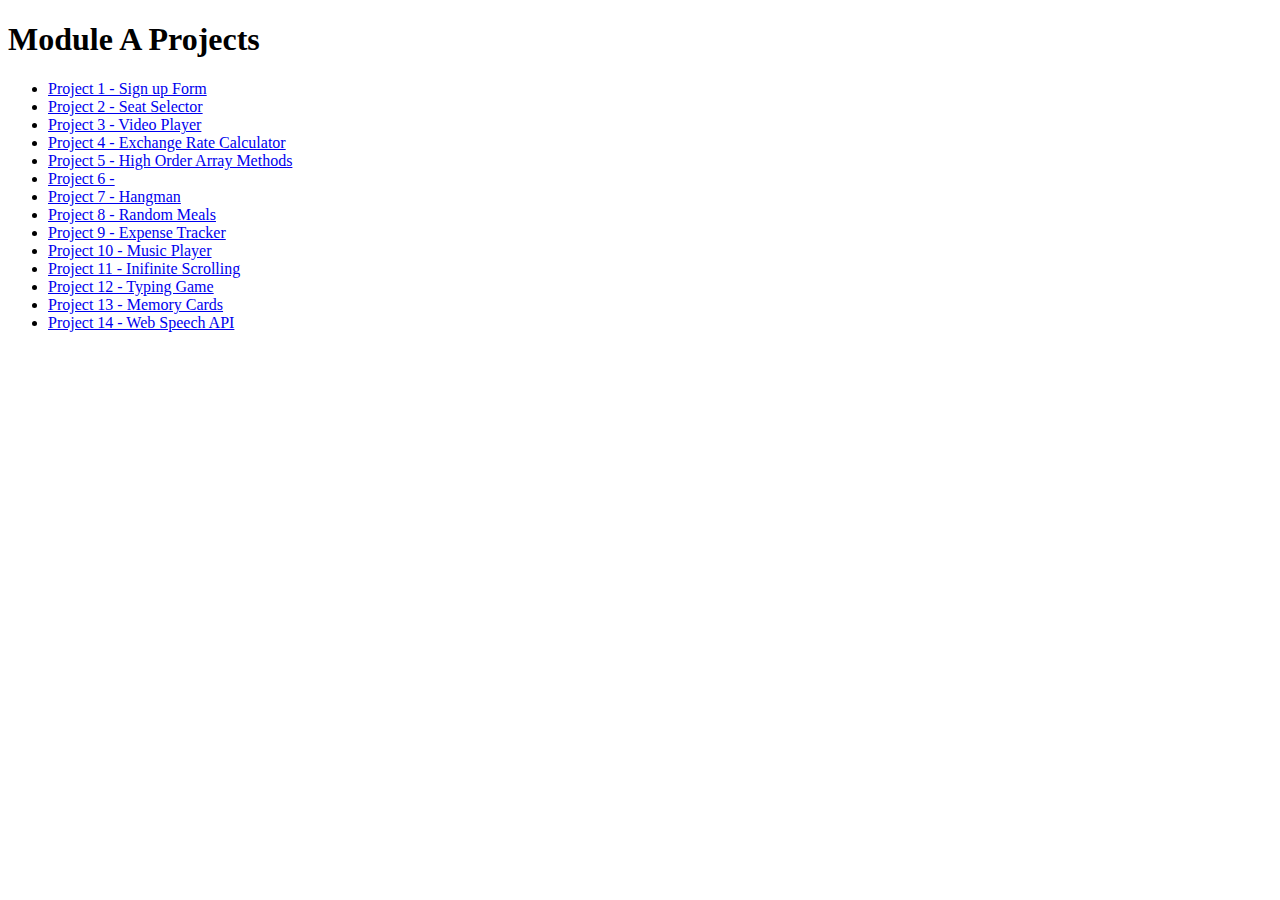
<file: index.html>
<!DOCTYPE html>
<html lang="en">
    <head>
        <meta charset="UTF-8">
        <meta http-equiv="X-UA-Compatible" content="IE=edge">
        <meta name="viewport" content="width=device-width, initial-scale=1.0">
        <title>Module A</title>
    </head>
    <body>
        <h1>Module A Projects</h1>
        <ul>
            <li><a href="project1/index.html">Project 1 - Sign up Form</a></li>
            <li><a href="project2/index.html">Project 2 - Seat Selector</a></li>
            <li><a href="project3/index.html">Project 3 - Video Player</a></li>
            <li><a href="project4/index.html">Project 4 - Exchange Rate Calculator</a></li>
            <li><a href="project5/index.html">Project 5 - High Order Array Methods</a></li>
            <li><a href="project6/index.html">Project 6 - </a></li>
            <li><a href="project7/index.html">Project 7 - Hangman</a></li>
            <li><a href="project8/index.html">Project 8 - Random Meals</a></li>
            <li><a href="project9/index.html">Project 9 - Expense Tracker</a></li>
            <li><a href="project10/index.html">Project 10 - Music Player</a></li>
            <li><a href="project11/index.html">Project 11 - Inifinite Scrolling</a></li>
            <li><a href="project12/index.html">Project 12 - Typing Game</a></li>
            <li><a href="project13/index.html">Project 13 - Memory Cards</a></li>
            <li><a href="project14/index.html">Project 14 - Web Speech API</a></li>
        </ul>
    </body>
</html>
</file>
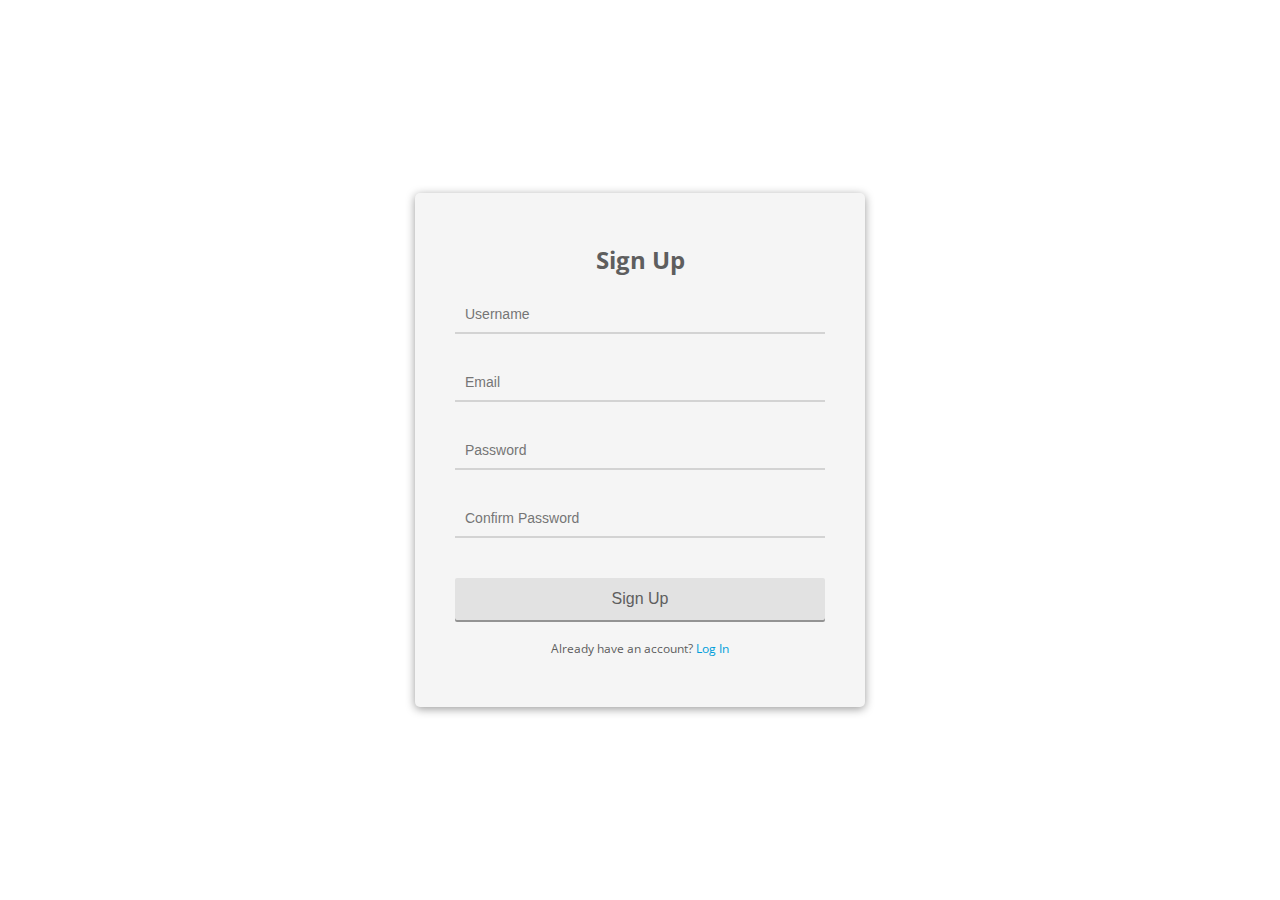
<file: project1/index.html>
<!DOCTYPE html>
<html lang="en">
<head>
    <meta charset="UTF-8">
    <meta name="viewport" content="width=device-width, initial-scale=1.0">
    <link rel="stylesheet" href="style.css">
    <link rel="stylesheet" href="https://cdnjs.cloudflare.com/ajax/libs/font-awesome/5.15.3/css/all.min.css" integrity="sha512-iBBXm8fW90+nuLcSKlbmrPcLa0OT92xO1BIsZ+ywDWZCvqsWgccV3gFoRBv0z+8dLJgyAHIhR35VZc2oM/gI1w==" crossorigin="anonymous" referrerpolicy="no-referrer" />
    <title>HTML Form Validation</title>
</head>
<body>
    <div class="container">
        <form id="form" class="form">
            <i class="fas fa-arrow-alt-circle-left fa-2x back-btn"></i>
            <h2>Sign Up</h2>
            <!-- <p>Already have an account? <a href="#">Log In</a></p> -->
            <div class="form-control">
                <!-- <label for="username">Username</label> -->
                <input type="text" id="username" placeholder="Username">
                <small>Error Message</small>
            </div>
            <div class="form-control">
                <!-- <label for="email">Email</label> -->
                <input type="text" id="email" placeholder="Email">
                <small>Error Message</small>
            </div>
            <div class="form-control">
                <!-- <label for="password">Password</label> -->
                <input type="password" id="password" placeholder="Password">
                <small>Error Message</small>
            </div>
            <div class="form-control">
                <!-- <label for="password2">Confirm Password</label> -->
                <input type="password" id="password2" placeholder="Confirm Password">
                <small>Error Message</small>
            </div>
            <button>Sign Up</button>
            <p>Already have an account? <a href="#">Log In</a></p>
        </form>

        <!-- <a href="../index.html">
            <button class="home">Home</button>
        </a> -->

    </div>
    <script src="script.js"></script>
</body>
</html>
</file>
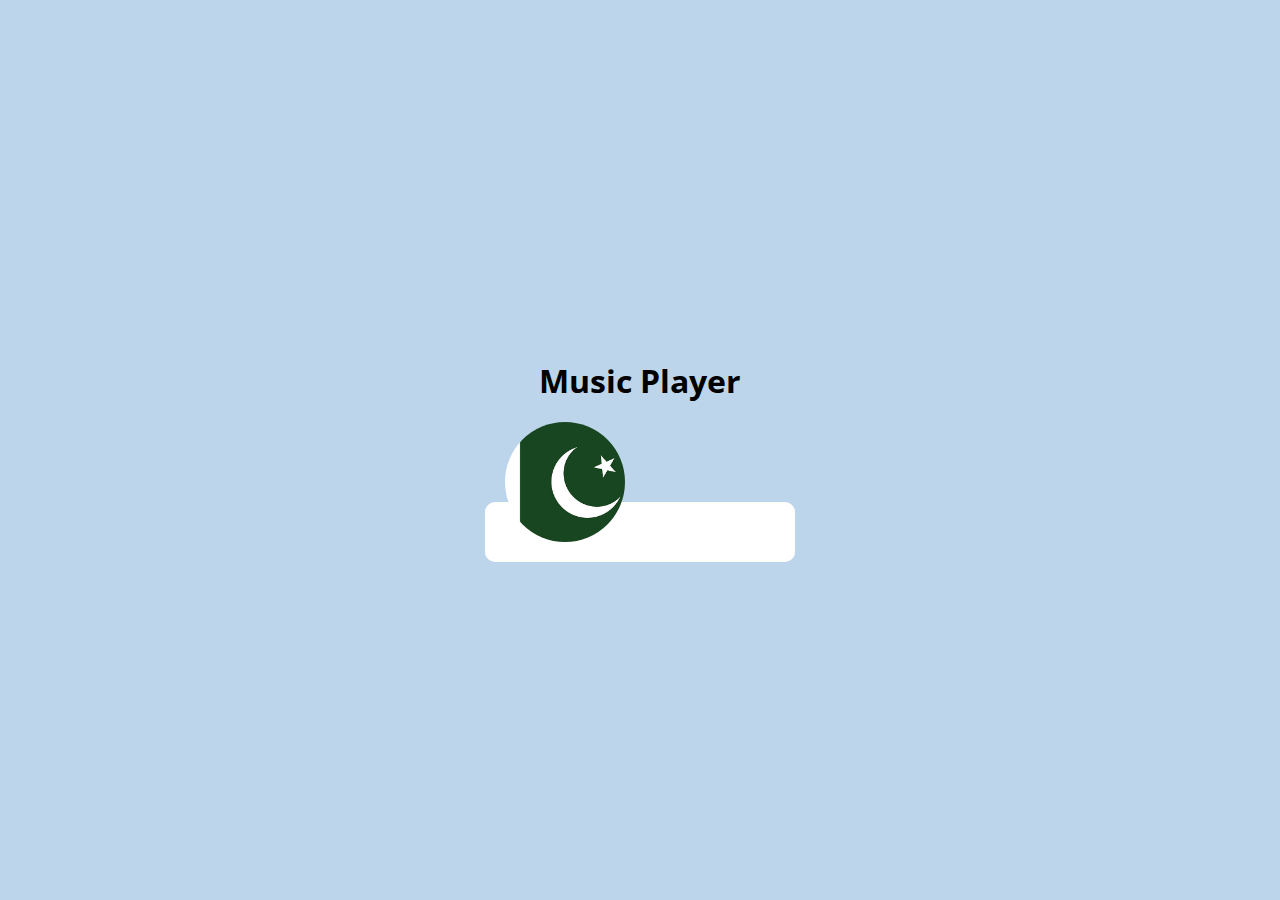
<file: project10/index.html>
<!DOCTYPE html>
<html lang="en">
<head>
    <meta charset="UTF-8">
    <meta http-equiv="X-UA-Compatible" content="IE=edge">
    <meta name="viewport" content="width=device-width, initial-scale=1.0">
    <link rel="stylesheet" href="style.css">
    <link rel="stylesheet" href="https://cdnjs.cloudflare.com/ajax/libs/font-awesome/5.15.3/css/all.min.css" integrity="sha512-iBBXm8fW90+nuLcSKlbmrPcLa0OT92xO1BIsZ+ywDWZCvqsWgccV3gFoRBv0z+8dLJgyAHIhR35VZc2oM/gI1w==" crossorigin="anonymous" referrerpolicy="no-referrer" />
    <title>Music Player</title>
</head>
<body>
    <!-- Project Title -->
    <h1>Music Player</h1>
    <!-- Container for music player -->
    <div class="container" id="container">
        <!-- Container for info about the current song -->
        <div class="info">
            <!-- Placeholder: Name of current song will be added here -->
            <h4 id="song-title">Ertugrul</h4>
            <!-- Placeholder: Progress bar showing progress of playback for current song -->
            <div class="progress" id="progress">
                <div class="progress-bar" id="progress-bar"></div>
            </div>
        </div>
        <!-- This is the actual audio player -->
        <audio src="music/Ertugrul.mp3" id="audio"></audio>
        <!-- Album art -->
        <div class="album-art">
            <img src="images/Ertugrul.jpeg" alt="album-art" id="album-art" />
        </div>
        <!-- Navigation buttons to change songs -->
        <div class="nav">
            <!-- Button: change to previous song -->
            <button id="previous" class="nav-btn">
                <i class="fas fa-backward"></i>
            </button>
            <!-- Button: play / pause song -->
            <button id="play" class="nav-btn nav-btn-large">
                <i class="fas fa-play"></i>
            </button>
            <!-- Button: change to next song -->
            <button id="next" class="nav-btn">
                <i class="fas fa-forward"></i>
            </button>
        </div>
    </div>
    
    <script src="script.js"></script>
</body>
</html>
</file>
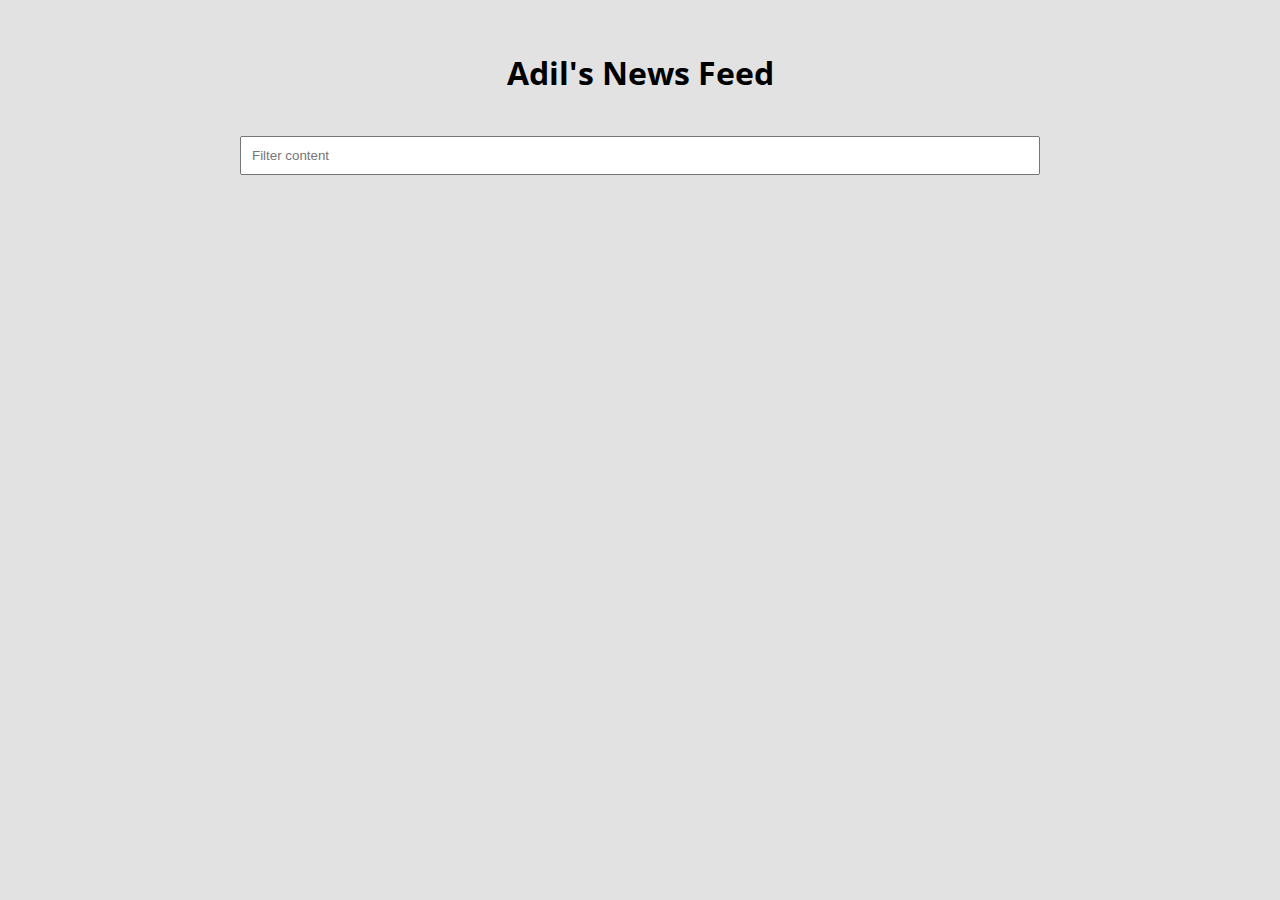
<file: project11/index.html>
<!DOCTYPE html>
<html lang="en">
<head>
    <meta charset="UTF-8">
    <meta http-equiv="X-UA-Compatible" content="IE=edge">
    <meta name="viewport" content="width=device-width, initial-scale=1.0">
    <link rel="stylesheet" href="style.css">
    <title>My Website</title>
</head>
<body>
    <h1>Adil's News Feed</h1>
    <!-- Add a input field for filtering content -->
    <div class="filter-container">
        <input type="text" class="filter" id="filter" placeholder="Filter content" />
    </div>
    <!-- Section for News Feed Posts -->
    <div class="news-feed-container" id="news-feed-container"></div>
    <!-- This is the Loader to display animation while API is fetching data -->
    <div class="loader" id="loader">
        <div class="circle"></div>
        <div class="circle"></div>
        <div class="circle"></div>
    </div>
    
    <script src="script.js"></script>
</body>
</html>
</file>
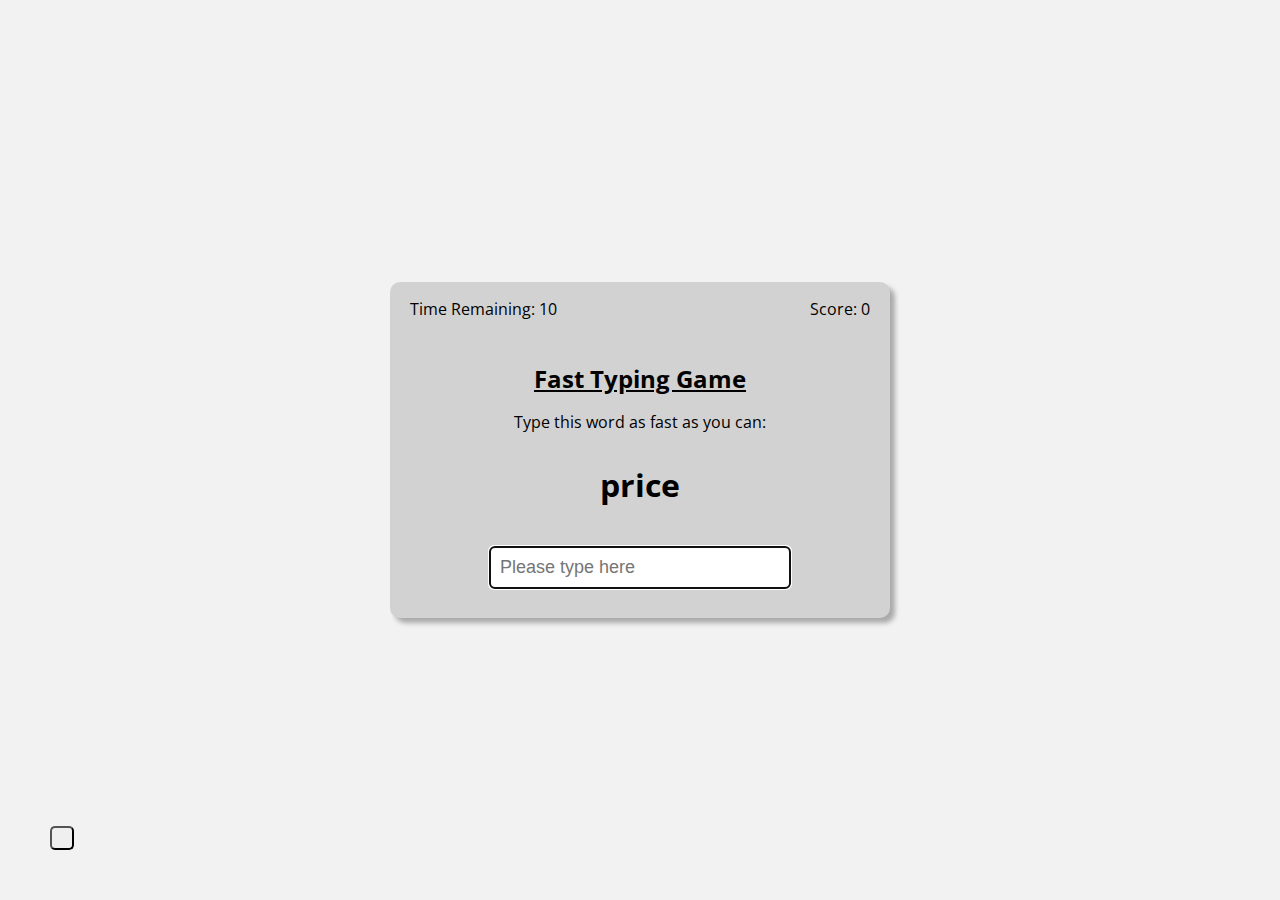
<file: project12/index.html>
<!DOCTYPE html>
<html lang="en">
<head>
    <meta charset="UTF-8">
    <meta http-equiv="X-UA-Compatible" content="IE=edge">
    <meta name="viewport" content="width=device-width, initial-scale=1.0">
    <link rel="stylesheet" href="style.css">
    <link rel="stylesheet" href="https://cdnjs.cloudflare.com/ajax/libs/font-awesome/5.15.3/css/all.min.css" integrity="sha512-iBBXm8fW90+nuLcSKlbmrPcLa0OT92xO1BIsZ+ywDWZCvqsWgccV3gFoRBv0z+8dLJgyAHIhR35VZc2oM/gI1w==" crossorigin="anonymous" referrerpolicy="no-referrer" />
    <title>Typing Game</title>
</head>
<body>
    <!-- Button element for game settings -->
    <button class="settings-btn" id="settings-btn">
        <!-- Icon for settings button -->
        <i class="fas fa-tools fa-2x"></i>
    </button>

    <!-- Settings section -->
    <div class="settings hide" id="settings">
        <!-- Form to set settings -->
        <form id="form">
            <!-- Difficulty Settings -->
            <label for="difficulty">Difficulty</label>
            <select id="difficulty">
                <option value="easy">Easy</option>
                <option value="medium">Medium</option>
                <option value="hard">Hard</option>
            </select>
        </form>
    </div>

    <!-- Main Game Container -->
    <div class="container">
        <!-- Heading -->
        <h2>Fast Typing Game</h2>
        <!-- Instructions for Player -->
        <p>Type this word as fast as you can:</p>
        <!-- Word to type -->
        <h1 id="word"></h1>
        <!-- Input for user to type the displayed word -->
        <input type="text" id="user-word" placeholder="Please type here" autocomplete="off" />
        <!-- Timer Container -->
        <p class="timer">
            Time Remaining: <span id="time">10</span>
        </p>
        <!-- Score Container -->
        <p class="scorecard">
            Score: <span id="score">0</span>
        </p>
    </div>

    <!-- End of Game Container -->
    <div class="gameover" id="gameover"></div>

    <script src="script.js"></script>
</body>
</html>
</file>
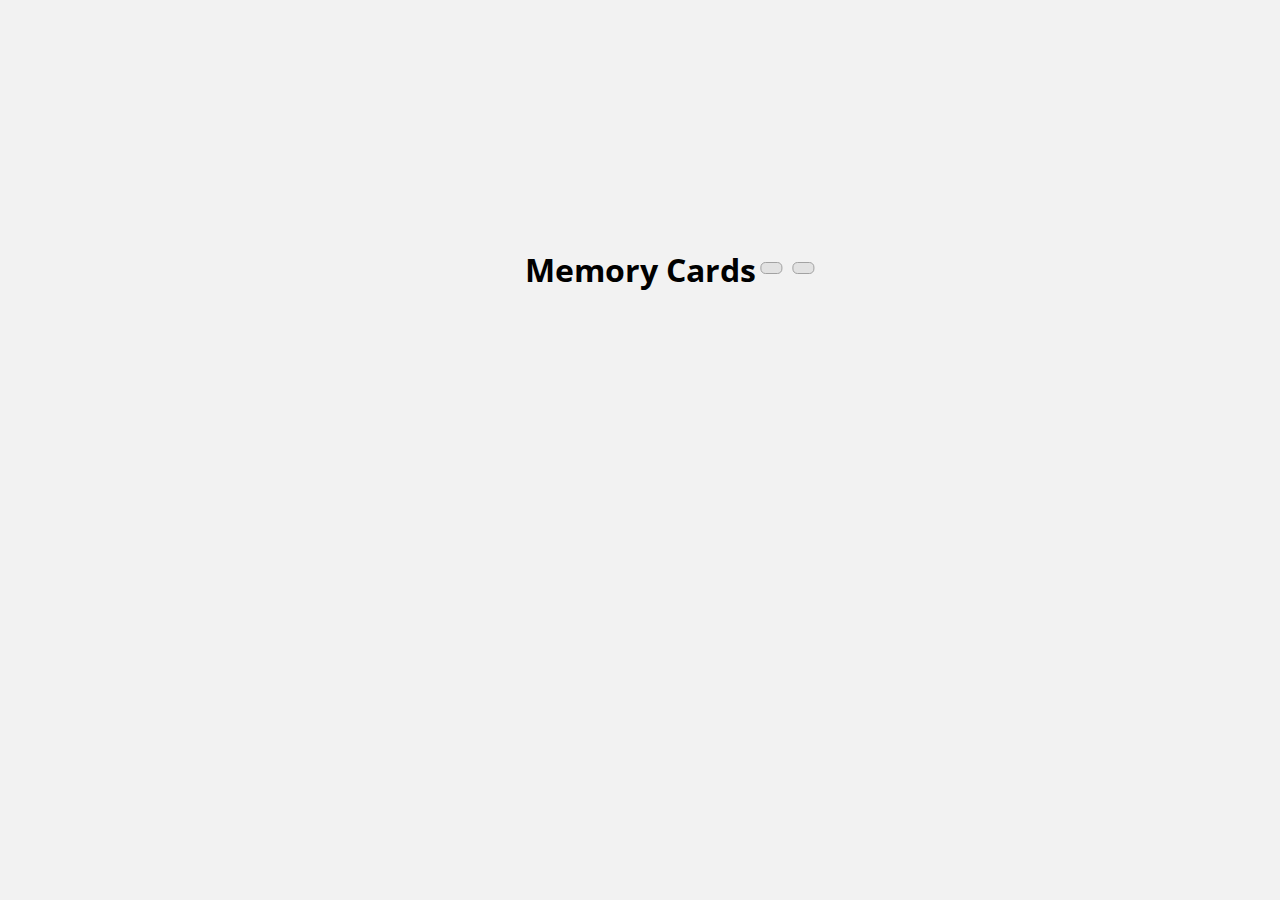
<file: project13/index.html>
<!DOCTYPE html>
<html lang="en">
<head>
    <meta charset="UTF-8">
    <meta http-equiv="X-UA-Compatible" content="IE=edge">
    <meta name="viewport" content="width=device-width, initial-scale=1.0">
    <link rel="stylesheet" href="style.css">
    <link rel="stylesheet" href="https://cdnjs.cloudflare.com/ajax/libs/font-awesome/5.15.3/css/all.min.css" integrity="sha512-iBBXm8fW90+nuLcSKlbmrPcLa0OT92xO1BIsZ+ywDWZCvqsWgccV3gFoRBv0z+8dLJgyAHIhR35VZc2oM/gI1w==" crossorigin="anonymous" referrerpolicy="no-referrer" />
    <title>Memory Cards</title>
</head>
<body>
    <h1>Memory Cards 
        <!-- Button for creating new cards -->
        <button id="add-card" class="btn btn-small">
            <i class="fas fa-plus"></i>
        </button>
        <!-- button to remove existing cards -->
        <button id="clear-cards" class="btn btn-small">
            <i class="fas fa-trash"></i>
        </button>
    </h1>
    
    <!-- Container for cards, can have multiple cards -->
    <div class="cards-container" id="cards-container">

        
    </div>

    <!-- Navigation to change cards -->
    <div class="nav">
        <!-- Button to go to the previous card -->
        <button class="btn-nav" id="prev-btn">
            <i class="fas fa-arrow-left"></i>
        </button>
        <!-- Current card info -->
        <p id="current-card"></p>
        <!-- Button to go to the next card -->
        <button class="btn-nav" id="next-btn">
            <i class="fas fa-arrow-right"></i>
        </button>
    </div>

    <!-- Container for form to create a new card -->
    <div class="add-card-container" id="add-card-container">
        <h1>Add New Card
            <!-- Button to cancel creating a new card -->
            <button class="btn btn-small" id="cancel-btn">
                <i class="fas fa-times"></i>
            </button>
        </h1>
        <!-- Form -->
        <!-- Question -->
        <div class="add-card-form-group">
            <label for="question">Question</label>
            <textarea id="question" class="question-input" placeholder="Enter question here"></textarea>
        </div>
        <!-- Answer -->
        <div class="add-card-form-group">
            <label for="answer">Answer</label>
            <textarea id="answer" class="question-input" placeholder="Enter answer here"></textarea>
        </div>
        <!-- Submit Button -->
        <button class="btn" id="add-card-btn">
            Add Card
        </button>
    </div>
    
    <script src="script.js"></script>
</body>
</html>
</file>
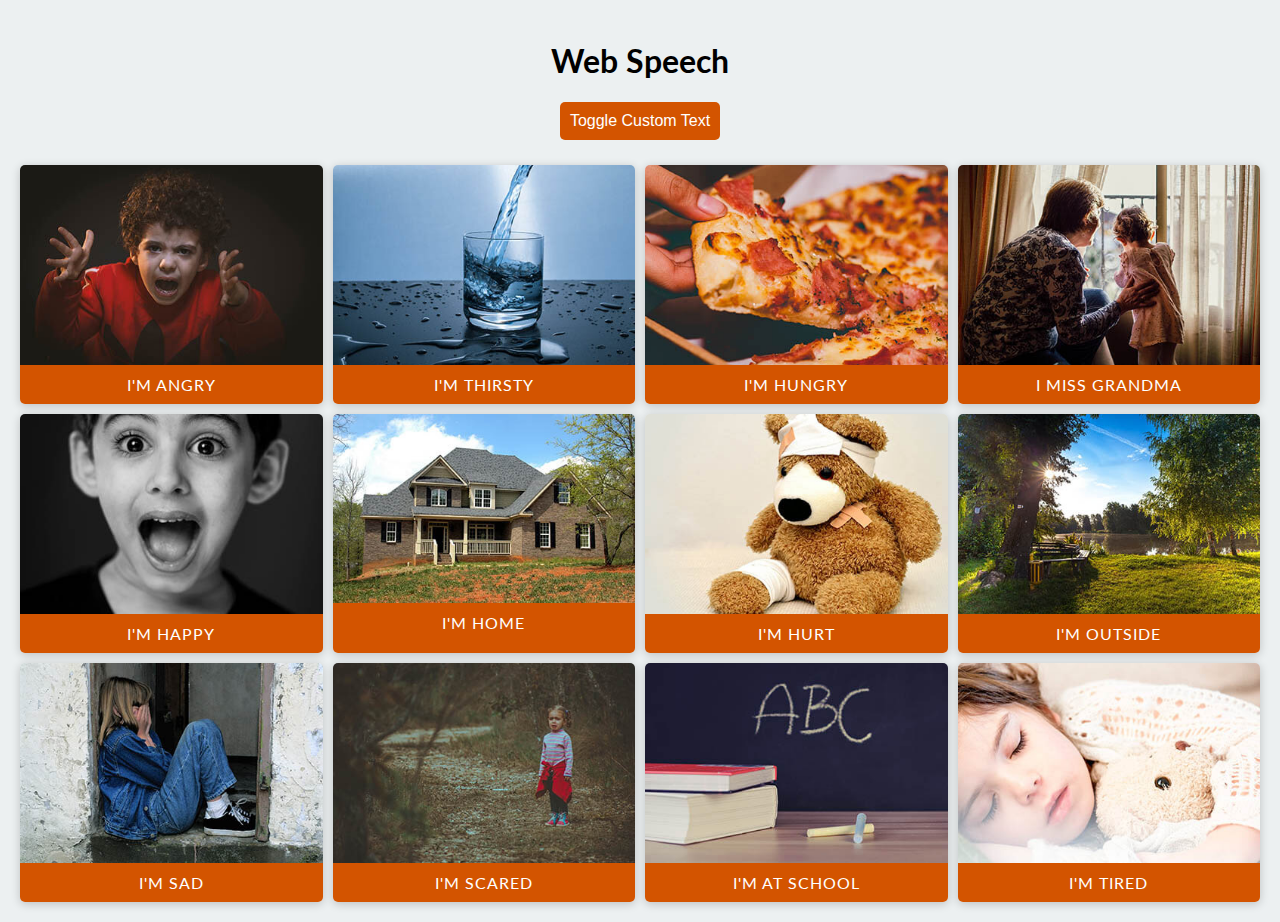
<file: project14/index.html>
<!DOCTYPE html>
<html lang="en">
<head>
    <meta charset="UTF-8">
    <meta name="viewport" content="width=device-width, initial-scale=1.0">
    <link rel="stylesheet" href="style.css">
    <title>Web Speech</title>
</head>
<body>
    <div class="container">
        <!-- Title of Page -->
        <h1>Web Speech</h1>
        <!-- Button to display the custom text div -->
        <button class="btn toggle-btn" id="toggle">
            Toggle Custom Text
        </button>
        <!-- This is the custom text div, toggled by the toggle button -->
        <div class="custom-text" id="custom-text">
            <!-- X button to close the custom text div -->
            <div class="close" id="close">X</div>
            <!-- Heading for change voice section -->
            <h3>Change Voice</h3>
            <!-- Add Voices with JS -->
            <select id="voices"></select>
            <!-- Text input for getting custom text from user -->
            <textarea id="text" placeholder="Please provide your custom text for the Web Speech API Reader"></textarea>
            <!-- Button to submit text to reader -->
            <button class="btn" id="read">Read Custom Text</button>
        </div>
        <!-- This is where JS will create HTML code for image buttons to be read -->
        <main id="main"></main>
    </div>
    
    <script src="script.js"></script>
</body>
</html>
</file>
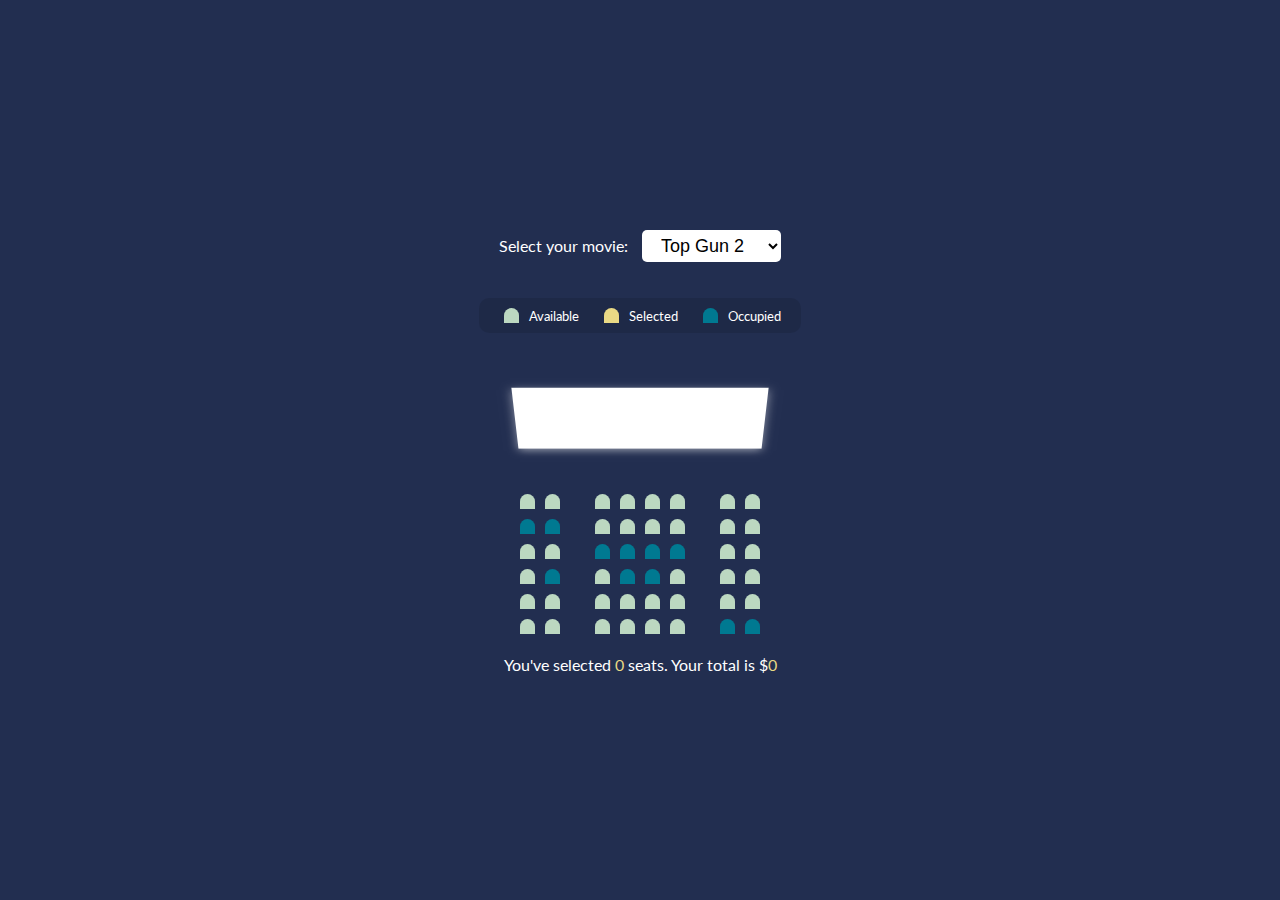
<file: project2/index.html>
<!DOCTYPE html>
<html lang="en">
<head>
    <meta charset="UTF-8">
    <meta http-equiv="X-UA-Compatible" content="IE=edge">
    <meta name="viewport" content="width=device-width, initial-scale=1.0">
    <link rel="stylesheet" href="style.css">
    <title>Seat Selector</title>
</head>
<body>
    <!-- This is the select box for what movie the user wants to watch -->
    <div class="select-container">
        <label>Select your movie:</label>
        <select id="movie">
            <option value="20">Top Gun 2</option>
            <option value="7">Jumanji</option>
            <option value="10">Avengers</option>
            <option value="10">Iron Man</option>
            <option value="5">Braveheart</option>
        </select>
    </div>

    <!-- This is the legend displaying available, selected, and occupied seat formatting -->
    <ul class="legend">
        <!-- Available seats -->
        <li>
            <div class="seat"></div>
            <small>Available</small>
        </li>
        <!-- Selected seats -->
        <li>
            <div class="seat selected"></div>
            <small>Selected</small>
        </li>
        <!-- Occupied seats -->
        <li>
            <div class="seat occupied"></div>
            <small>Occupied</small>
        </li>
    </ul>

    <!-- The container for displaying screen and seating chart -->
    <div class="container">
        <div class="screen"></div>
        <!-- This is row 1 -->
        <div class="row">
            <div class="seat"></div>
            <div class="seat"></div>
            <div class="seat"></div>
            <div class="seat"></div>
            <div class="seat"></div>
            <div class="seat"></div>
            <div class="seat"></div>
            <div class="seat"></div>
        </div>
        <!-- This is row 2 -->
        <div class="row">
            <div class="seat occupied"></div>
            <div class="seat occupied"></div>
            <div class="seat"></div>
            <div class="seat"></div>
            <div class="seat"></div>
            <div class="seat"></div>
            <div class="seat"></div>
            <div class="seat"></div>
        </div>
        <!-- This is row 3 -->
        <div class="row">
            <div class="seat"></div>
            <div class="seat"></div>
            <div class="seat occupied"></div>
            <div class="seat occupied"></div>
            <div class="seat occupied"></div>
            <div class="seat occupied"></div>
            <div class="seat"></div>
            <div class="seat"></div>
        </div>
        <!-- This is row 4 -->
        <div class="row">
            <div class="seat"></div>
            <div class="seat occupied"></div>
            <div class="seat"></div>
            <div class="seat occupied"></div>
            <div class="seat occupied"></div>
            <div class="seat"></div>
            <div class="seat"></div>
            <div class="seat"></div>
        </div>
        <!-- This is row 5 -->
        <div class="row">
            <div class="seat"></div>
            <div class="seat"></div>
            <div class="seat"></div>
            <div class="seat"></div>
            <div class="seat"></div>
            <div class="seat"></div>
            <div class="seat"></div>
            <div class="seat"></div>
        </div>
        <!-- This is row 6 -->
        <div class="row">
            <div class="seat"></div>
            <div class="seat"></div>
            <div class="seat"></div>
            <div class="seat"></div>
            <div class="seat"></div>
            <div class="seat"></div>
            <div class="seat occupied"></div>
            <div class="seat occupied"></div>
        </div>
    </div>

    <!-- Totals: Seats & Price -->
    <p class="totals">You've selected <span id="count">0</span> seats. Your total is $<span id="total">0</span></p>
    
    <script src="script.js"></script>
</body>
</html>
</file>
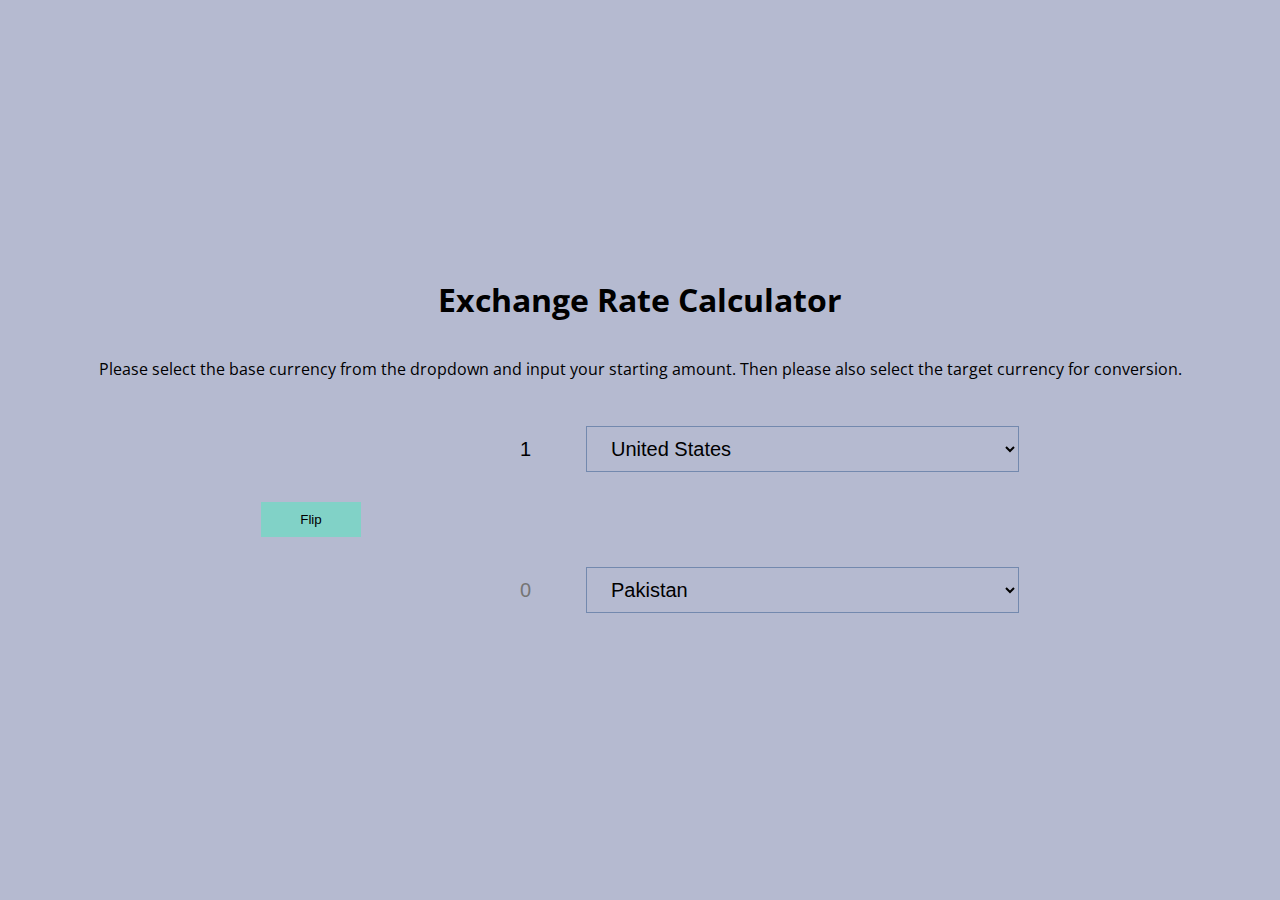
<file: project4/index.html>
<!DOCTYPE html>
<html lang="en">
<head>
    <meta charset="UTF-8">
    <meta http-equiv="X-UA-Compatible" content="IE=edge">
    <meta name="viewport" content="width=device-width, initial-scale=1.0">
    <link rel="stylesheet" href="style.css">
    <title>Exchange Rate Calculator</title>
</head>
<body>
    <h1>Exchange Rate Calculator</h1>
    <!-- Instructions -->
    <p>Please select the base currency from the dropdown and input your starting amount. Then please also select the target currency for conversion.</p>

    <div class="container">
        <!-- Content for the base currency -->
        <div class="currency">
            <!-- Input for amount of base currency -->
            <input type="number" id="base-amount" value="1" />
            <!-- Select box for base currency -->
            <select id="base-currency">
                <option value='AFN'>Afghanistan</option>
                <option value='ALL'>Albania</option>
                <option value='DZD'>Algeria</option>
                <option value='AOA'>Angola</option>
                <option value='ARS'>Argentina</option>
                <option value='AMD'>Armenia</option>
                <option value='AWG'>Aruba</option>
                <option value='AUD'>Australia</option>
                <option value='AZN'>Azerbaijan</option>
                <option value='BSD'>Bahamas</option>
                <option value='BHD'>Bahrain</option>
                <option value='BDT'>Bangladesh</option>
                <option value='BBD'>Barbados</option>
                <option value='BYN'>Belarus</option>
                <option value='BZD'>Belize</option>
                <option value='BMD'>Bermuda</option>
                <option value='BTN'>Bhutan</option>
                <option value='BOB'>Bolivia</option>
                <option value='BAM'>Bosnia and Herzegovina</option>
                <option value='BWP'>Botswana</option>
                <option value='BRL'>Brazil</option>
                <option value='BND'>Brunei</option>
                <option value='BGN'>Bulgaria</option>
                <option value='BIF'>Burundi</option>
                <option value='KHR'>Cambodia</option>
                <option value='CAD'>Canada</option>
                <option value='CVE'>Cape Verde</option>
                <option value='KYD'>Cayman Islands</option>
                <option value='XAF'>CEMAC</option>
                <option value='XOF'>CFA</option>
                <option value='CLP'>Chile</option>
                <option value='CNY'>China</option>
                <option value='XPF'>Collectivités d'Outre-Mer</option>
                <option value='COP'>Colombia</option>
                <option value='KMF'>Comoros</option>
                <option value='CRC'>Costa Rica</option>
                <option value='HRK'>Croatia</option>
                <option value='CUC'>Cuba</option>
                <option value='CUP'>Cuba</option>
                <option value='CZK'>Czech Republic</option>
                <option value='CDF'>Democratic Republic of the Congo</option>
                <option value='DKK'>Denmark</option>
                <option value='DJF'>Djibouti</option>
                <option value='DOP'>Dominican Republic</option>
                <option value='EGP'>Egypt</option>
                <option value='ERN'>Eritrea</option>
                <option value='SZL'>Eswatini</option>
                <option value='ETB'>Ethiopia</option>
                <option value='EUR'>European Union</option>
                <option value='FKP'>Falkland Islands</option>
                <option value='FOK'>Faroe Islands</option>
                <option value='FJD'>Fiji</option>
                <option value='GEL'>Georgia</option>
                <option value='GHS'>Ghana</option>
                <option value='GIP'>Gibraltar</option>
                <option value='GTQ'>Guatemala</option>
                <option value='GGP'>Guernsey</option>
                <option value='GNF'>Guinea</option>
                <option value='GYD'>Guyana</option>
                <option value='HTG'>Haiti</option>
                <option value='HNL'>Honduras</option>
                <option value='HKD'>Hong Kong</option>
                <option value='HUF'>Hungary</option>
                <option value='ISK'>Iceland</option>
                <option value='INR'>India</option>
                <option value='IDR'>Indonesia</option>
                <option value='XDR'>International Monetary Fund</option>
                <option value='IRR'>Iran</option>
                <option value='IQD'>Iraq</option>
                <option value='IMP'>Isle of Man</option>
                <option value='ILS'>Israel</option>
                <option value='JMD'>Jamaica</option>
                <option value='JPY'>Japan</option>
                <option value='JOD'>Jordan</option>
                <option value='KZT'>Kazakhstan</option>
                <option value='KES'>Kenya</option>
                <option value='KID'>Kiribati</option>
                <option value='KWD'>Kuwait</option>
                <option value='KGS'>Kyrgyzstan</option>
                <option value='LAK'>Laos</option>
                <option value='LBP'>Lebanon</option>
                <option value='LSL'>Lesotho</option>
                <option value='LRD'>Liberia</option>
                <option value='LYD'>Libya</option>
                <option value='MOP'>Macau</option>
                <option value='MGA'>Madagascar</option>
                <option value='MWK'>Malawi</option>
                <option value='MYR'>Malaysia</option>
                <option value='MVR'>Maldives</option>
                <option value='MRU'>Mauritania</option>
                <option value='MUR'>Mauritius</option>
                <option value='MXN'>Mexico</option>
                <option value='MDL'>Moldova</option>
                <option value='MNT'>Mongolia</option>
                <option value='MAD'>Morocco</option>
                <option value='MZN'>Mozambique</option>
                <option value='MMK'>Myanmar</option>
                <option value='NAD'>Namibia</option>
                <option value='NPR'>Nepal</option>
                <option value='ANG'>Netherlands Antilles</option>
                <option value='NZD'>New Zealand</option>
                <option value='NIO'>Nicaragua</option>
                <option value='NGN'>Nigeria</option>
                <option value='MKD'>North Macedonia</option>
                <option value='NOK'>Norway</option>
                <option value='OMR'>Oman</option>
                <option value='XCD'>Organisation of Eastern Caribbean States</option>
                <option value='PKR'>Pakistan</option>
                <option value='PAB'>Panama</option>
                <option value='PGK'>Papua New Guinea</option>
                <option value='PYG'>Paraguay</option>
                <option value='PEN'>Peru</option>
                <option value='PHP'>Philippines</option>
                <option value='PLN'>Poland</option>
                <option value='QAR'>Qatar</option>
                <option value='RON'>Romania</option>
                <option value='RUB'>Russia</option>
                <option value='RWF'>Rwanda</option>
                <option value='SHP'>Saint Helena</option>
                <option value='WST'>Samoa</option>
                <option value='STN'>São Tomé and Príncipe</option>
                <option value='SAR'>Saudi Arabia</option>
                <option value='RSD'>Serbia</option>
                <option value='SCR'>Seychelles</option>
                <option value='SLL'>Sierra Leone</option>
                <option value='SGD'>Singapore</option>
                <option value='SBD'>Solomon Islands</option>
                <option value='SOS'>Somalia</option>
                <option value='ZAR'>South Africa</option>
                <option value='KRW'>South Korea</option>
                <option value='SSP'>South Sudan</option>
                <option value='LKR'>Sri Lanka</option>
                <option value='SDG'>Sudan</option>
                <option value='SRD'>Suriname</option>
                <option value='SEK'>Sweden</option>
                <option value='CHF'>Switzerland</option>
                <option value='SYP'>Syria</option>
                <option value='TWD'>Taiwan</option>
                <option value='TJS'>Tajikistan</option>
                <option value='TZS'>Tanzania</option>
                <option value='THB'>Thailand</option>
                <option value='GMD'>The Gambia</option>
                <option value='TOP'>Tonga</option>
                <option value='TTD'>Trinidad and Tobago</option>
                <option value='TND'>Tunisia</option>
                <option value='TRY'>Turkey</option>
                <option value='TMT'>Turkmenistan</option>
                <option value='TVD'>Tuvalu</option>
                <option value='UGX'>Uganda</option>
                <option value='UAH'>Ukraine</option>
                <option value='AED'>United Arab Emirates</option>
                <option value='GBP'>United Kingdom</option>
                <option value='USD' selected>United States</option>
                <option value='UYU'>Uruguay</option>
                <option value='UZS'>Uzbekistan</option>
                <option value='VUV'>Vanuatu</option>
                <option value='VES'>Venezuela</option>
                <option value='VND'>Vietnam</option>
                <option value='YER'>Yemen</option>
                <option value='ZMW'>Zambia</option>
            </select>
        </div>
        <!-- Container for button to flip the currencies -->
        <div class="flip-rates-container">
            <!-- Button to flip the base and target currencies -->
            <button class="btn" id="flip">Flip</button>
            <!-- Display the exchange rate from base to target currency -->
            <div class="xrate" id="xrate"></div>
        </div>
        <!-- Content for the target currency -->
        <div class="currency">
            <!-- Input for amount of target currency -->
            <input type="number" id="target-amount" placeholder="0" />
            <!-- Select box for target currency -->
            <select id="target-currency">
                <option value='AFN'>Afghanistan</option>
                <option value='ALL'>Albania</option>
                <option value='DZD'>Algeria</option>
                <option value='AOA'>Angola</option>
                <option value='ARS'>Argentina</option>
                <option value='AMD'>Armenia</option>
                <option value='AWG'>Aruba</option>
                <option value='AUD'>Australia</option>
                <option value='AZN'>Azerbaijan</option>
                <option value='BSD'>Bahamas</option>
                <option value='BHD'>Bahrain</option>
                <option value='BDT'>Bangladesh</option>
                <option value='BBD'>Barbados</option>
                <option value='BYN'>Belarus</option>
                <option value='BZD'>Belize</option>
                <option value='BMD'>Bermuda</option>
                <option value='BTN'>Bhutan</option>
                <option value='BOB'>Bolivia</option>
                <option value='BAM'>Bosnia and Herzegovina</option>
                <option value='BWP'>Botswana</option>
                <option value='BRL'>Brazil</option>
                <option value='BND'>Brunei</option>
                <option value='BGN'>Bulgaria</option>
                <option value='BIF'>Burundi</option>
                <option value='KHR'>Cambodia</option>
                <option value='CAD'>Canada</option>
                <option value='CVE'>Cape Verde</option>
                <option value='KYD'>Cayman Islands</option>
                <option value='XAF'>CEMAC</option>
                <option value='XOF'>CFA</option>
                <option value='CLP'>Chile</option>
                <option value='CNY'>China</option>
                <option value='XPF'>Collectivités d'Outre-Mer</option>
                <option value='COP'>Colombia</option>
                <option value='KMF'>Comoros</option>
                <option value='CRC'>Costa Rica</option>
                <option value='HRK'>Croatia</option>
                <option value='CUC'>Cuba</option>
                <option value='CUP'>Cuba</option>
                <option value='CZK'>Czech Republic</option>
                <option value='CDF'>Democratic Republic of the Congo</option>
                <option value='DKK'>Denmark</option>
                <option value='DJF'>Djibouti</option>
                <option value='DOP'>Dominican Republic</option>
                <option value='EGP'>Egypt</option>
                <option value='ERN'>Eritrea</option>
                <option value='SZL'>Eswatini</option>
                <option value='ETB'>Ethiopia</option>
                <option value='EUR'>European Union</option>
                <option value='FKP'>Falkland Islands</option>
                <option value='FOK'>Faroe Islands</option>
                <option value='FJD'>Fiji</option>
                <option value='GEL'>Georgia</option>
                <option value='GHS'>Ghana</option>
                <option value='GIP'>Gibraltar</option>
                <option value='GTQ'>Guatemala</option>
                <option value='GGP'>Guernsey</option>
                <option value='GNF'>Guinea</option>
                <option value='GYD'>Guyana</option>
                <option value='HTG'>Haiti</option>
                <option value='HNL'>Honduras</option>
                <option value='HKD'>Hong Kong</option>
                <option value='HUF'>Hungary</option>
                <option value='ISK'>Iceland</option>
                <option value='INR'>India</option>
                <option value='IDR'>Indonesia</option>
                <option value='XDR'>International Monetary Fund</option>
                <option value='IRR'>Iran</option>
                <option value='IQD'>Iraq</option>
                <option value='IMP'>Isle of Man</option>
                <option value='ILS'>Israel</option>
                <option value='JMD'>Jamaica</option>
                <option value='JPY'>Japan</option>
                <option value='JOD'>Jordan</option>
                <option value='KZT'>Kazakhstan</option>
                <option value='KES'>Kenya</option>
                <option value='KID'>Kiribati</option>
                <option value='KWD'>Kuwait</option>
                <option value='KGS'>Kyrgyzstan</option>
                <option value='LAK'>Laos</option>
                <option value='LBP'>Lebanon</option>
                <option value='LSL'>Lesotho</option>
                <option value='LRD'>Liberia</option>
                <option value='LYD'>Libya</option>
                <option value='MOP'>Macau</option>
                <option value='MGA'>Madagascar</option>
                <option value='MWK'>Malawi</option>
                <option value='MYR'>Malaysia</option>
                <option value='MVR'>Maldives</option>
                <option value='MRU'>Mauritania</option>
                <option value='MUR'>Mauritius</option>
                <option value='MXN'>Mexico</option>
                <option value='MDL'>Moldova</option>
                <option value='MNT'>Mongolia</option>
                <option value='MAD'>Morocco</option>
                <option value='MZN'>Mozambique</option>
                <option value='MMK'>Myanmar</option>
                <option value='NAD'>Namibia</option>
                <option value='NPR'>Nepal</option>
                <option value='ANG'>Netherlands Antilles</option>
                <option value='NZD'>New Zealand</option>
                <option value='NIO'>Nicaragua</option>
                <option value='NGN'>Nigeria</option>
                <option value='MKD'>North Macedonia</option>
                <option value='NOK'>Norway</option>
                <option value='OMR'>Oman</option>
                <option value='XCD'>Organisation of Eastern Caribbean States</option>
                <option value='PKR' selected>Pakistan</option>
                <option value='PAB'>Panama</option>
                <option value='PGK'>Papua New Guinea</option>
                <option value='PYG'>Paraguay</option>
                <option value='PEN'>Peru</option>
                <option value='PHP'>Philippines</option>
                <option value='PLN'>Poland</option>
                <option value='QAR'>Qatar</option>
                <option value='RON'>Romania</option>
                <option value='RUB'>Russia</option>
                <option value='RWF'>Rwanda</option>
                <option value='SHP'>Saint Helena</option>
                <option value='WST'>Samoa</option>
                <option value='STN'>São Tomé and Príncipe</option>
                <option value='SAR'>Saudi Arabia</option>
                <option value='RSD'>Serbia</option>
                <option value='SCR'>Seychelles</option>
                <option value='SLL'>Sierra Leone</option>
                <option value='SGD'>Singapore</option>
                <option value='SBD'>Solomon Islands</option>
                <option value='SOS'>Somalia</option>
                <option value='ZAR'>South Africa</option>
                <option value='KRW'>South Korea</option>
                <option value='SSP'>South Sudan</option>
                <option value='LKR'>Sri Lanka</option>
                <option value='SDG'>Sudan</option>
                <option value='SRD'>Suriname</option>
                <option value='SEK'>Sweden</option>
                <option value='CHF'>Switzerland</option>
                <option value='SYP'>Syria</option>
                <option value='TWD'>Taiwan</option>
                <option value='TJS'>Tajikistan</option>
                <option value='TZS'>Tanzania</option>
                <option value='THB'>Thailand</option>
                <option value='GMD'>The Gambia</option>
                <option value='TOP'>Tonga</option>
                <option value='TTD'>Trinidad and Tobago</option>
                <option value='TND'>Tunisia</option>
                <option value='TRY'>Turkey</option>
                <option value='TMT'>Turkmenistan</option>
                <option value='TVD'>Tuvalu</option>
                <option value='UGX'>Uganda</option>
                <option value='UAH'>Ukraine</option>
                <option value='AED'>United Arab Emirates</option>
                <option value='GBP'>United Kingdom</option>
                <option value='USD'>United States</option>
                <option value='UYU'>Uruguay</option>
                <option value='UZS'>Uzbekistan</option>
                <option value='VUV'>Vanuatu</option>
                <option value='VES'>Venezuela</option>
                <option value='VND'>Vietnam</option>
                <option value='YER'>Yemen</option>
                <option value='ZMW'>Zambia</option>
            </select>
        </div>
    </div>
    

    <script src="script.js"></script>
</body>
</html>
</file>
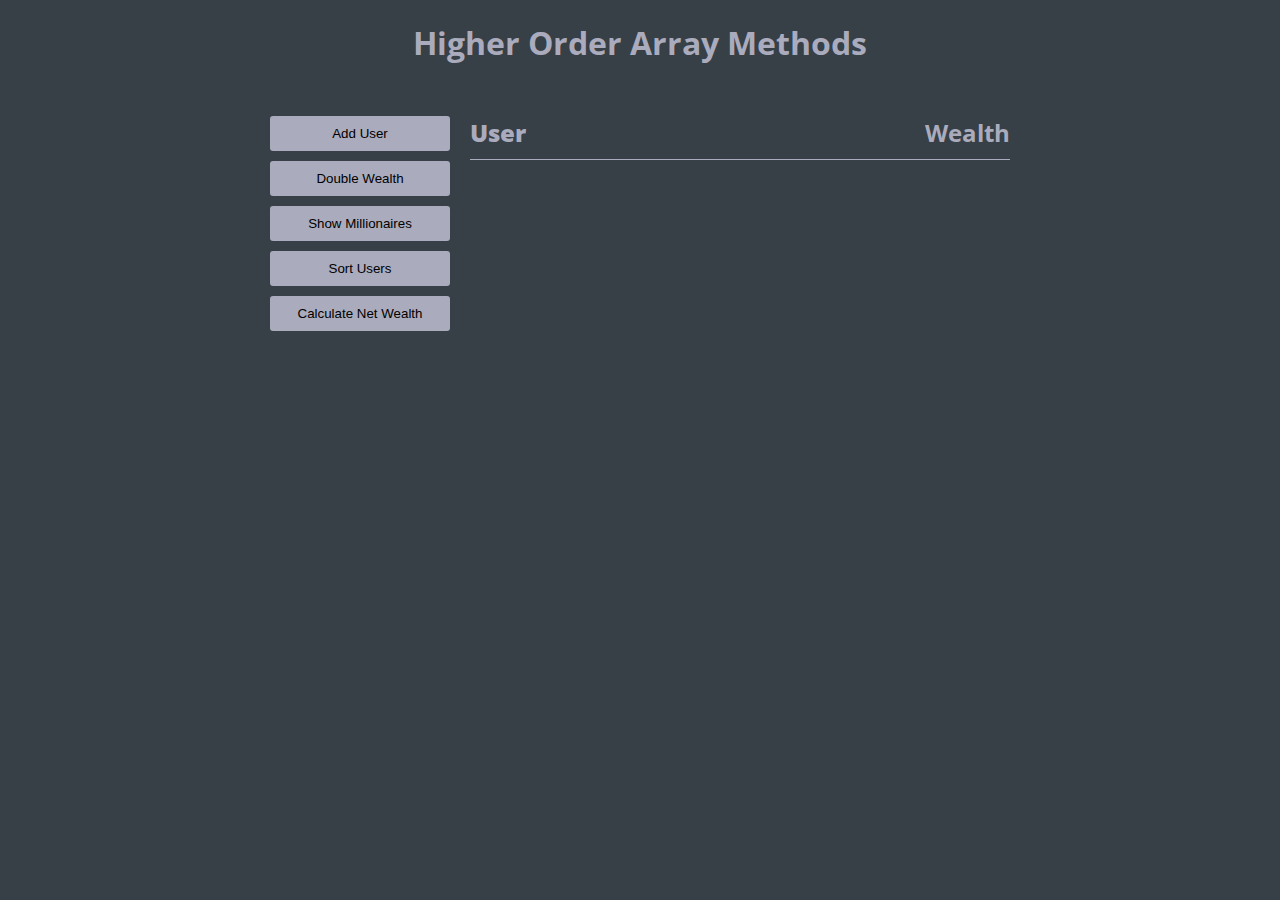
<file: project5/index.html>
<!DOCTYPE html>
<html lang="en">
<head>
    <meta charset="UTF-8">
    <meta http-equiv="X-UA-Compatible" content="IE=edge">
    <meta name="viewport" content="width=device-width, initial-scale=1.0">
    <link rel="stylesheet" href="style.css">
    <title>DOM Higher Order Array Methods</title>
</head>
<body>
    <!-- Title -->
    <h1>Higher Order Array Methods</h1>
    <!-- Container for main content -->
    <div class="container">
        <!-- Side bar -->
        <aside>
            <!-- Button to add a new user from API -->
            <button id="add-user">Add User</button>
            <!-- Button to double the users wealth -->
            <button id="double-wealth">Double Wealth</button>
            <!-- Button to filter only users with wealth > 1,000,000 -->
            <button id="filter-wealth">Show Millionaires</button>
            <!-- Button to sort the users by wealth -->
            <button id="sort-wealth">Sort Users</button>
            <!-- Button to aggregate wealth of all users -->
            <button id="sum-wealth">Calculate Net Wealth</button>
        </aside>
        <!-- Main content -->
        <main id="main">
            <!-- Heading for User and User's Wealth - Data to be added later by JS -->
            <h2><strong>User</strong> Wealth</h2>
        </main>
    </div>
    
    <script src="script.js"></script>
</body>
</html>
</file>
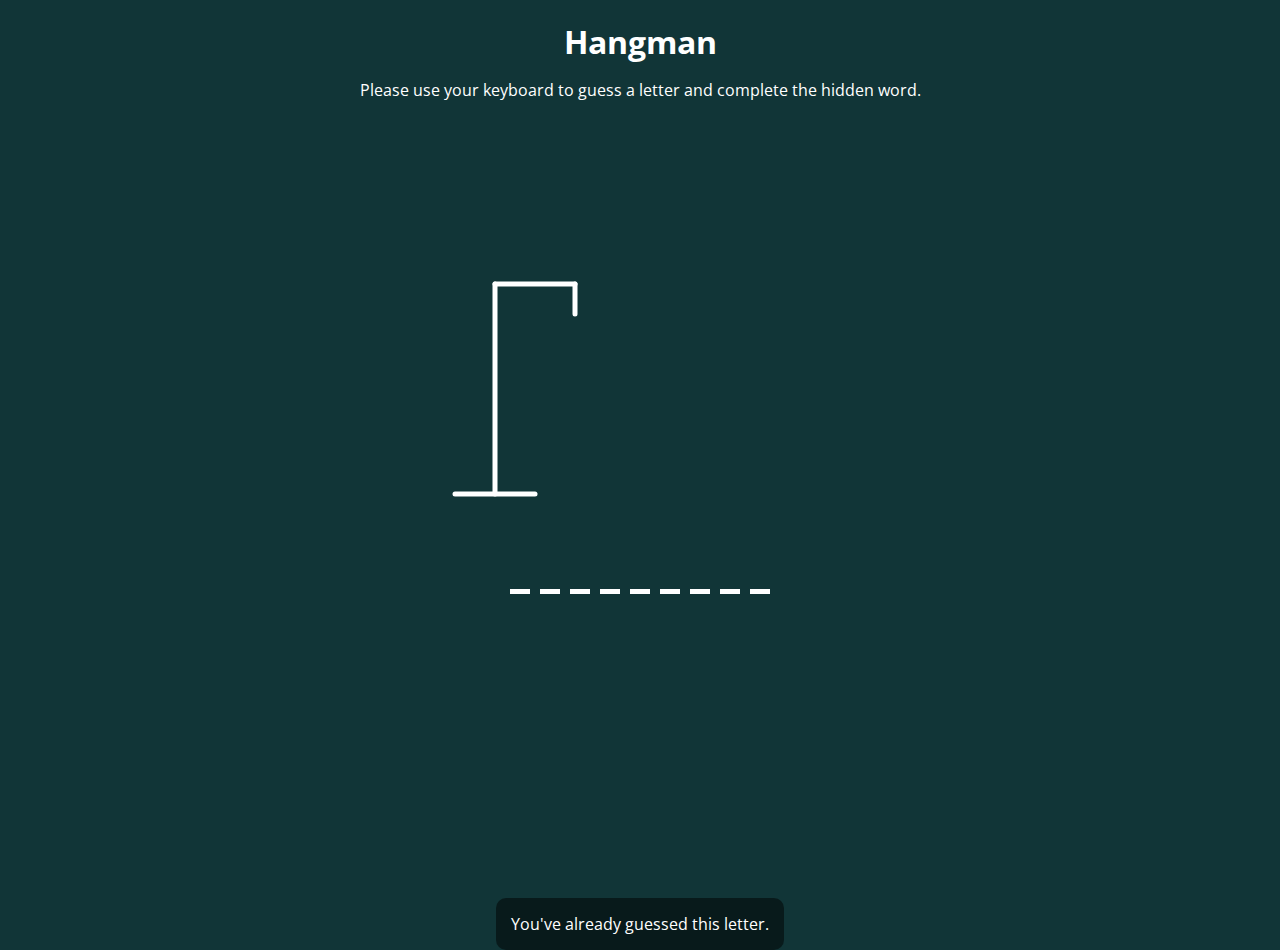
<file: project7/index.html>
<!DOCTYPE html>
<html lang="en">
<head>
    <meta charset="UTF-8">
    <meta http-equiv="X-UA-Compatible" content="IE=edge">
    <meta name="viewport" content="width=device-width, initial-scale=1.0">
    <link rel="stylesheet" href="style.css">
    <title>Hangman</title>
</head>
<body>
    <!-- Title -->
    <h1>Hangman</h1>
    <!-- Instructions -->
    <p>Please use your keyboard to guess a letter and complete the hidden word.</p>

    <!-- Main Game Container -->
    <div class="container">
        <!-- Hangman SVG -->
        <svg class="hangman-container" height="250" width="200" >
            <!-- Hangman Platform -->
            <line x1="60" y1="20" x2="140" y2="20" />
            <line x1="140" y1="20" x2="140" y2="50" />
            <line x1="60" y1="20" x2="60" y2="230" />
            <line x1="20" y1="230" x2="100" y2="230" />
            <!-- Hangman's Head -->
            <circle cx="140" cy="70" r="20" class="hangman-part" />
            <!-- Hangman's Core -->
            <line x1="140" y1="90" x2="140" y2="150" class="hangman-part" />
            <!-- Hangman's Arms -->
            <line x1="140" y1="100" x2="120" y2="140" class="hangman-part" />
            <line x1="140" y1="100" x2="160" y2="140" class="hangman-part" />
            <!-- Hangman's Legs -->
            <line x1="140" y1="150" x2="120" y2="190" class="hangman-part" />
            <line x1="140" y1="150" x2="160" y2="190" class="hangman-part" />
        </svg>
        <!-- Container for Incorrect Guesses -->
        <div class="incorrect-guesses-container">
            <!-- Use JS to add incorrect letters here -->
            <div id="incorrect-letters"></div>
        </div>
        <!-- This is the main word the player wants to guess -->
        <div class="word" id="word"></div>
    </div>

    <!-- Game Over Container -->
    <div class="gameover-container" id="gameover-container">
        <div class="popup">
            <!-- Message to display when game is finished -->
            <h2 id="gameover-message">Congrats! You Won!</h2>
            <!-- Button to restart the game -->
            <button id="play-btn">Play Again</button>
        </div>
    </div>

    <!-- Notification Container -->
    <div class="notification-container" id="notification-container">
        <p>You've already guessed this letter.</p>
    </div>
    
    <script src="script.js"></script>
</body>
</html>
</file>
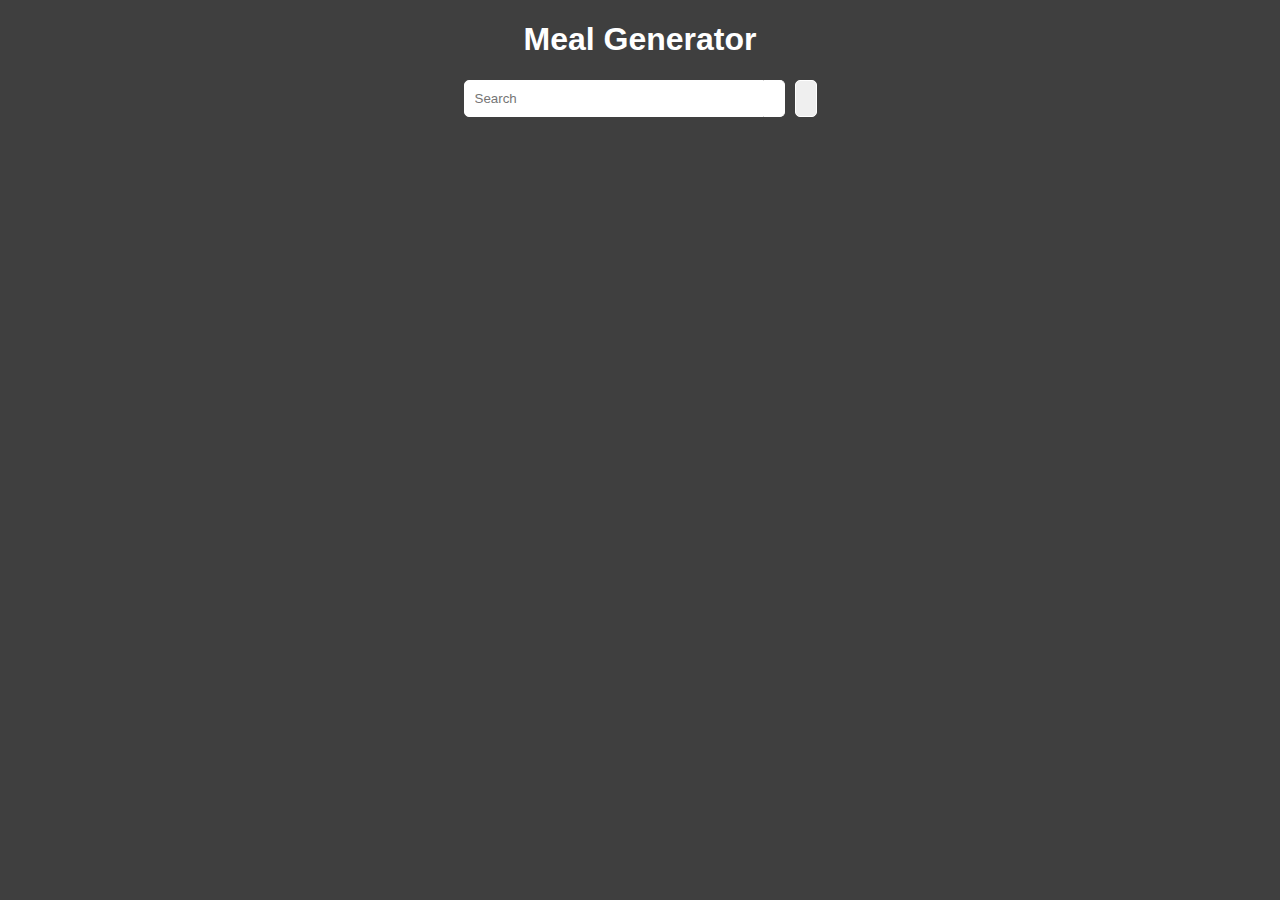
<file: project8/index.html>
<!DOCTYPE html>
<html lang="en">
<head>
    <meta charset="UTF-8">
    <meta http-equiv="X-UA-Compatible" content="IE=edge">
    <meta name="viewport" content="width=device-width, initial-scale=1.0">
    <link rel="stylesheet" href="style.css">
    <link rel="stylesheet" href="https://cdnjs.cloudflare.com/ajax/libs/font-awesome/5.15.3/css/all.min.css" integrity="sha512-iBBXm8fW90+nuLcSKlbmrPcLa0OT92xO1BIsZ+ywDWZCvqsWgccV3gFoRBv0z+8dLJgyAHIhR35VZc2oM/gI1w==" crossorigin="anonymous" referrerpolicy="no-referrer" />
    <title>Meal Generator</title>
</head>
<body>
    <div class="container">
        <h1>Meal Generator</h1>
        <div class="flex">
            <!-- Search Form -->
            <form class="flex" id="submit">
                <input type="text" id="search" placeholder="Search" />
                <button class="search-btn" id="submit-btn" type="submit">
                    <i class="fas fa-search"></i>
                </button>
            </form>
            <!-- Random Meal Generator Button -->
            <button class="generate-btn" id="generate-btn">
                <i class="fas fa-random"></i>
            </button>
        </div>

        <!-- Heading for the search results -->
        <div id="results-heading"></div>

        <!-- Div to contain the meals returned from API -->
        <div class="meals" id="meals"></div>

        <!-- Details of selected meal -->
        <div id="selected-meal"></div>


    </div>
    
    <script src="script.js"></script>
</body>
</html>
</file>
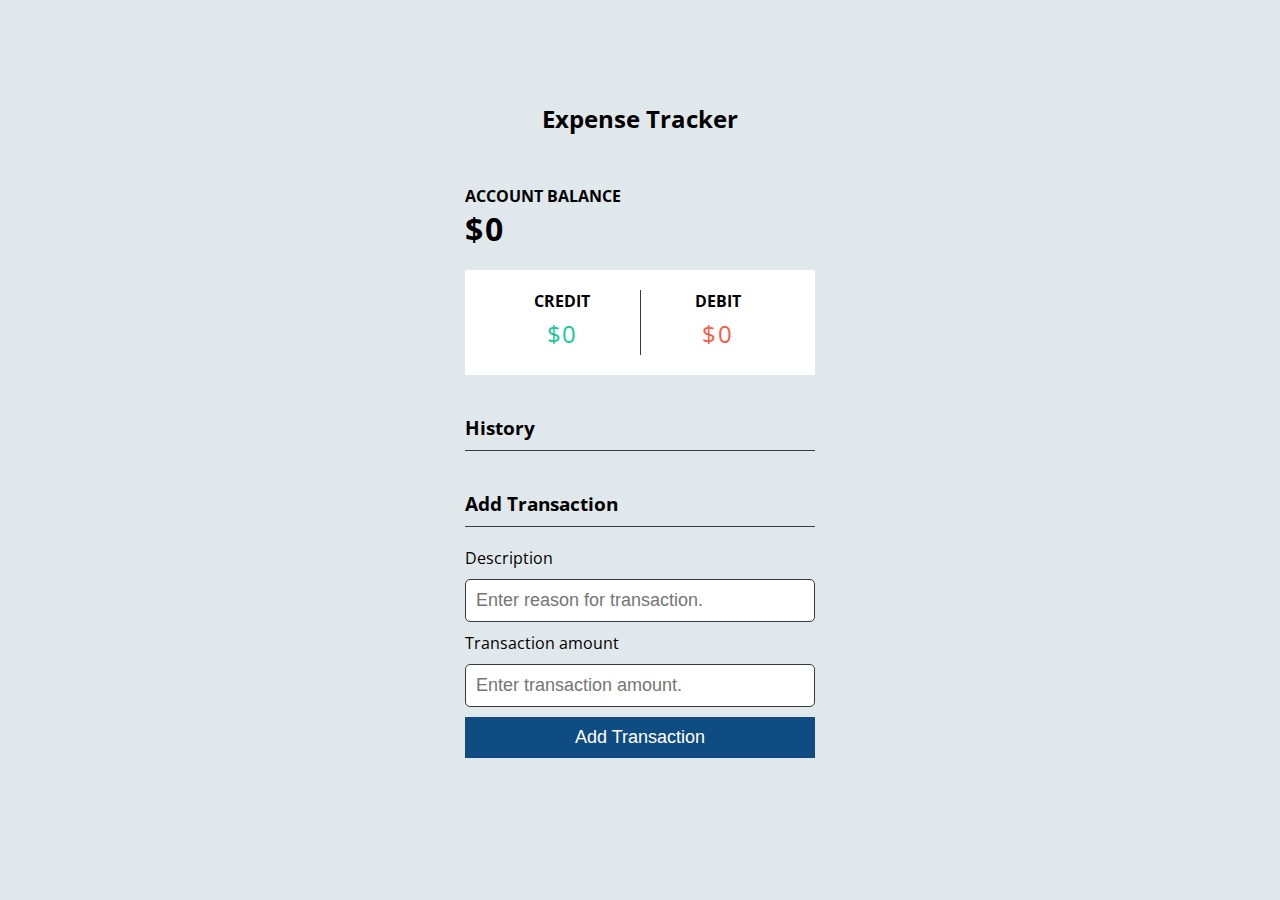
<file: project9/index.html>
<!DOCTYPE html>
<html lang="en">
<head>
    <meta charset="UTF-8">
    <meta http-equiv="X-UA-Compatible" content="IE=edge">
    <meta name="viewport" content="width=device-width, initial-scale=1.0">
    <link rel="stylesheet" href="style.css">
    <title>Expense Tracker</title>
</head>
<body>
    <h2>Expense Tracker</h2>
    <div class="container">
        <!-- Overall account balance -->
        <h4>Account Balance</h4>
        <h1 id="balance">$0.00</h1>
        <!-- Credit and Debit Balance -->
        <div class="credit-debit-container">
            <!-- Credit Balance -->
            <div>
                <h4>Credit</h4>
                <p id="money-credit" class="money credit" >+$0.00</p>
            </div>
            <!-- Debit Balance -->
            <div>
                <h4>Debit</h4>
                <p id="money-debit" class="money debit" >-$0.00</p>
            </div>
        </div>
        <!-- Transaction History -->
        <h3>History</h3>
            <!-- List of Transactions -->
            <ul id="list" class="list">
                <!-- <li class="credit">Salary <span>+$5,000</span> <button class="delete-btn">X</button> </li>
                <li class="debit">Dinner Party <span>-$1,000</span> <button class="delete-btn">X</button> </li> -->
            </ul>
        <!-- Form to Add a New Transaction -->
        <h3>Add Transaction</h3>
        <form id="add-form">
            <div class="form-control">
                <label for="reason">Description</label>
                <input type="text" id="reason" placeholder="Enter reason for transaction." >
            </div>
            <div class="form-control">
                <label for="amount">Transaction amount</label>
                <input type="number" id="amount" placeholder="Enter transaction amount." >
            </div>
            <button class="btn">Add Transaction</button>
        </form>
    </div>
    
    <script src="script.js"></script>
</body>
</html>
</file>
<file: project1/style.css>
@import url('https://fonts.googleapis.com/css2?family=Open+Sans&display=swap');

:root {
    --success-color: limegreen;
    --error-color: orangered;
}

* {
    box-sizing: border-box;
}

body {
    background-color: white;
    /* background-color: hsla(0, 0%, 50%, 0.1); */
    font-family: 'Open Sans', sans-serif;
    display: flex;
    align-items: center;
    justify-content: center;
    min-height: 100vh;
    margin: 0;
}

.container {
    background-color: #f5f5f5;
    border-radius: 5px;
    box-shadow: 0 2px 10px rgba(0,0,0,0.4);
    width: 450px;
}

.back-btn {
    color: rgb(255, 211, 0);
}

h2 {
    text-align: center;
    margin-bottom: 20px;
    color: #5e5e5e;
}

p {
    text-align: center;
    margin-top: 20px;
    margin-bottom: 20px;
    color: #5e5e5e;
    font-size: 12px;
}

a {
    color: #009EDB;
}

.form {
    padding: 30px 40px;
}

.form-control {
    margin-bottom: 10px;
    padding-bottom: 20px;
    position: relative;
}

.form-control label {
    color: gray;
    display: block;
    margin-bottom: 5px;
}

.form-control input {
    border: 0;
    border-bottom: 2px solid lightgray;
    display: block;
    width: 100%;
    padding: 10px;
    font-size: 14px;
    background-color: transparent;
}

.form-control input:hover {
    outline: 0;
    border-color: gray;
}

.form-control input:focus {
    outline: 0;
    border-color: gray;
}

.form-control.success input {
    border-color: var(--success-color);
}

.form-control.error input {
    border-color: var(--error-color);
}

.form-control small {
    color: var(--error-color);
    position: absolute;
    bottom: 0;
    left: 0;
    visibility: hidden;
}

.form-control.error small {
    visibility: visible;
}

.form button {
    cursor: pointer;
    background-color: #e2e2e2;
    border: 2px solid #e2e2e2;
    border-radius: 2px;
    color: #5e5e5e;
    display: block;
    font-size: 16px;
    padding: 10px;
    margin-top: 20px;
    width: 100%;
    box-shadow: 0 2px 0 rgba(0,0,0,0.4);
}

button.home {
    cursor: pointer;
    background-color: lightgray;
    border: 2px solid lightgray;
    color: white;
    display: block;
    font-size: 16px;
    padding: 10px;
    margin-top: 20px;
    width: 100%;
}

a {
    text-decoration: none;
}

.nav {
    display: block;
}
</file>
<file: project10/style.css>
@import url('https://fonts.googleapis.com/css2?family=Open+Sans&display=swap');

* {
    box-sizing: border-box;
}

body {
    background-color: #BDD5EA;
    height: 100vh;
    display: flex;
    flex-direction: column;
    align-items: center;
    justify-content: center;
    font-family: 'Open Sans', sans-serif;
    margin: 0;
}

.container {
    background-color: white;
    border-radius: 10px;
    display: flex;
    padding: 20px;
    position: relative;
    margin: 100px, 0;
    z-index: 10;
}

.album-art {
    position: relative;
    width: 150px;
}

.album-art img {
    border-radius: 50%;
    object-fit: cover;
    height: 120px;
    width: 120px;
    position: absolute;
    bottom: 0;
    left: 0;
    animation: rotate 3s linear infinite;
    animation-play-state: paused;
}

.container.play img {
    animation-play-state: running;
}

.nav {
    display: flex;
    align-items: center;
    justify-content: center;
    z-index: 1;
}

.nav-btn {
    background-color: white;
    border: 0;
    color: #495867;
    padding: 10px;
    margin: 0 10px;
    font-size: 18px;
    cursor: pointer;
}

.nav-btn-large {
    font-size: 24px;
}

.info {
    background-color: #495867;
    border-radius: 10px;
    position: absolute;
    top: 0px;
    left: 20px;
    width: calc(100% - 40px);
    padding: 10px 10px 10px 150px;
    transform: translateY(0%);
    transition: transform 1s ease-in, opacity 1s ease-in;
    opacity: 0;
    z-index: 0;
    color: white;
}

.container.play .info {
    opacity: 1;
    transform: translateY(-100%);
}

.info h4 {
    margin: 0;
    text-align: center;
}

h1 {
    margin-bottom: 100px;
}

.progress {
    background-color: white;
    border-radius: 5px;
    cursor: pointer;
    margin: 10px 0;
    height: 5px;
    width: 100%;
}

.progress-bar {
    background-color: #7f95a8;
    border-radius: 5px;
    height: 100%;
    width: 0%;
    transition: width 0.1s linear;
}

@keyframes rotate {
    from {
        transform: rotate(0deg);
    }
    to {
        transform: rotate(360deg);
    }
}
</file>
<file: project11/style.css>
@import url('https://fonts.googleapis.com/css2?family=Open+Sans&display=swap');

* {
    box-sizing: border-box;
}

body {
    background-color: #e2e2e2;
    font-family: 'Open Sans', sans-serif;
    display: flex;
    flex-direction: column;
    align-items: center;
    justify-content: center;
    margin-top: 30px;
}

.filter-container {
    margin-top: 20px;
    width: 75vw;
    max-width: 800px;
}

.filter {
    width: 100%;
    padding: 10px;
}

.post {
    position: relative;
    background-color: #f2f2f2;
    box-shadow: 0 2px 4px rgba(0,0,0,0.3);
    border-radius: 2px;
    padding: 25px;
    margin: 40px 0;
    display: flex;
    width: 75vw;
    max-width: 800px;
}

.post-content {
    margin-left: 25px;
}

.post-title {
    margin: 0;
}

.post-body {
    margin: 10px 0 0;
    line-height: 1.5;
}

.post-id {
    position: absolute;
    top: -20px;
    left: -20px;
    font-size: 20px;
    height: 50px;
    width: 50px;
    background-color: #4C4B63;
    border-radius: 50%;
    color: #f2f2f2;
    display: flex;
    align-items: center;
    justify-content: center;
}

.loader {
    opacity: 0;
    display: flex;
    position: fixed;
    bottom: 50px;
    transition: opacity 0.5s ease-in;
}

.loader.show {
    opacity: 1;
}

.circle {
    background-color: #4C4B63;
    height: 10px;
    width: 10px;
    margin: 5px;
    border-radius: 50%;
    animation: bounce 0.6s ease-in infinite;
}

.circle:nth-of-type(2) {
    animation-delay: .2s;
}

.circle:nth-of-type(3) {
    animation-delay: .4s;
}

@keyframes bounce {
    0%,
    50% {
        transform: translateY(-10px)
    }
    100% {
        transform: translateY(0)
    }
}
</file>
<file: project12/style.css>
@import url('https://fonts.googleapis.com/css2?family=Open+Sans&display=swap');

* {
    box-sizing: border-box;
}

body {
    background-color: #f2f2f2;
    display: flex;
    flex-direction: column;
    align-items: center;
    justify-content: center;
    min-height: 100vh;
    margin: 0;
    font-family: 'Open Sans', sans-serif;
}

button {
    cursor: pointer;
    border-radius: 5px;
    padding: 10px;
}

.settings-btn {
    position: absolute;
    bottom: 50px;
    left: 50px;
}

.settings {
    position: absolute;
    top: 0;
    left: 0;
    background-color: rgba(0,0,0,0.3);
    height: 100px;
    width: 100%;
    display: flex;
    align-items: center;
    justify-content: center;
    font-weight: bold;
    transform: translateY(0);
    transition: transform 0.5s ease-in-out;
}

.settings.hide {
    transform: translateY(-100%);
}

select {
    width: 100px;
    padding: 5px;
    border-radius: 5px;
    background-color: #f2f2f2;
}

.container {
    background-color: #d2d2d2;
    padding: 30px;
    border-radius: 10px;
    text-align: center;
    width: 500px;
    box-shadow: 5px 5px 5px rgba(0,0,0,0.3);
    position: relative;
}

.container h2 {
    margin-top: 50px;
    margin-bottom: 0px;
    text-decoration: underline;
}

.container h1 {
    margin-top: 30px;
}

.container input {
    border: 0;
    border-radius: 5px;
    width: 300px;
    padding: 10px;
    margin-top: 20px;
    font-size: 18px;
}

.scorecard {
    position: absolute;
    top: 0;
    right: 20px;
}

.timer {
    position: absolute;
    top: 0;
    left: 20px;
}

.gameover {
    display: none;
    align-items: center;
    justify-content: center;
    flex-direction: column;
    background-color: #d2d2d2;
    height: 100%;
    width: 100%;
    top: 0;
    left: 0;
    position: absolute;
}
</file>
<file: project13/style.css>
@import url('https://fonts.googleapis.com/css2?family=Open+Sans&display=swap');

* {
    box-sizing: border-box;
}

body {
    background-color: #f2f2f2;
    display: flex;
    flex-direction: column;
    align-items: center;
    justify-content: center;
    height: 100vh;
    margin: 0;
    overflow: hidden;
    font-family: 'Open Sans', sans-serif;
}

h1 {
    position: relative;
}

h1 button#add-card {
    position: absolute;
    right: 0;
    transform: translate(120%, -50%);
}

h1 button#clear-cards {
    position: absolute;
    right: 20;
    transform: translate(120%, -50%);
}

.btn {
    cursor: pointer;
    background-color: #e2e2e2;
    border: 1px solid #a2a2a2;
    border-radius: 5px;
    font-size: 18px;
    margin-left: 10px;
    margin-top: 20px;
    padding: 5px 10px;
}

.cards-container {
    perspective: 1000px;
    position: relative;
    height: 300px;
    width: 500px;
    max-width: 100%;
}

.card {
    position: absolute;
    opacity: 0;
    font-size: 18px;
    top: 0;
    left: 0;
    height: 100%;
    width: 100%;
    transform: translateX(50%) rotateY(-10deg);
    transition: transform 0.5s ease, opacity 0.5 ease;
}

.card.left {
    transform: translateX(50%) rotateY(10deg);
}

.card.right {
    transform: translateX(-50%) rotateY(10deg);
}

.card.active {
    opacity: 1;
    transform: translateX(0) rotateY(0deg);
    z-index: 10;
}

.card.show-answer .inside-card {
    transform: rotateX(180deg);
}

.inside-card {
    box-shadow: 0 1px 10px rgba(0,0,0,0.3);
    border-radius: 10px;
    height: 100%;
    width: 100%;
    position: relative;
    transform-style: preserve-3d;
    transition: transform 0.5 ease;
}

.card-front, .card-back {
    backface-visibility: hidden;
    position: absolute;
    top: 0;
    left: 0;
    display: flex;
    align-items: center;
    justify-content: center;
    height: 100%;
    width: 100%;
    background-color: white;
}

.card-front {
    transform: rotateX(0deg);
}

.card-back {
    transform: rotateX(180deg);
}

.card-front::after, .card-back::after {
    content: '\f021  FLIP';
    font-family: 'Font Awesome 5 Free', 'Open Sans', sans-serif;
    position: absolute;
    top: 10px;
    right: 10px;
    font-size: 12px;
    font-weight: bold;
    color: #a2a2a2;
    letter-spacing: 1px;
}

.nav {
    display: flex;
    margin: 30px 0;
}

.btn-nav {
    border: none;
    background-color: transparent;
    cursor: pointer;
    font-size: 18px;
}

.nav p {
    margin: 0 20px;
}

.add-card-container {
    opacity: 0;
    background-color: #f2f2f2;
    display: flex;
    flex-direction: column;
    align-items: center;
    justify-content: center;
    position: absolute;
    top: 0;
    left: 0;
    width: 100%;
    height: 100%;
    transition: 0.5 ease;
    z-index: -1;
}

.add-card-container.active {
    opacity: 1;
    z-index: 0;
}

.add-card-container h1 {
    margin: 10px 0;
}

label {
    display: block;
    margin: 20px 0 10px;
}

textarea {
    border: 1px solid #a2a2a2;
    border-radius: 5px;
    font-size: 18px;
    padding: 10px;
    min-width: 500px;
    max-width: 100%;
}
</file>
<file: project14/style.css>
@import url('https://fonts.googleapis.com/css2?family=Lato&display=swap');

* {
    box-sizing: border-box;
}

body {
    background-color: #ecf0f1;
    font-family: 'Lato', sans-serif;
    min-height: 100vh;
    margin: 0;
}

.container {
    margin: auto;
    padding: 20px;
}

h1 {
    text-align: center;
}

.btn {
    cursor: pointer;
    background-color: #d35400;
    border: 0;
    border-radius: 5px;
    color: white;
    font-size: 16px;
    padding: 10px;
}

.btn:active {
    transform: scale(.95);
}

.btn:focus {
    outline: 0;
}

.toggle-btn {
    display: block;
    margin: auto;
    margin-bottom: 25px;
}

.custom-text {
    position: absolute;
    top: 20%;
    left: 50%;
    transform: translate(-50%,-1000px);
    background-color: #bdc3c7;
    padding: 20px;
    border-radius: 5px;
    transition: all 1s ease-in-out;
}

.custom-text.show {
    transform: translate(-50%,0);
}

.custom-text select {
    background-color: #d35400;
    border: 0;
    color: white;
    font-size: 16px;
    height: 30px;
    width: 100%;
}

select:focus {
    outline: 0;
}

.custom-text textarea {
    border: 1px #ecf0f1 solid;
    border-radius: 5px;
    font-size: 16px;
    padding: 10px;
    margin: 15px 0;
    width: 100%;
    height: 200px;
}

.custom-text .btn {
    width: 100%;
}

.custom-text .close {
    float: right;
    text-align: right;
    cursor: pointer;
}

main {
    display: grid;
    grid-template-columns: repeat(4, 1fr);
    grid-gap: 10px;
}

.box {
    border-radius: 5px;
    cursor: pointer;
    display: flex;
    flex-direction: column;
    overflow: hidden;
    box-shadow: 0 2px 10px rgba(0,0,0,0.2);
    transition: box-shadow 0.2s ease-out;
}

.box:active {
    box-shadow: 0 0 10px 5px #d35400;
}

.box img {
    width: 100%;
    height: 200px;
    object-fit: cover;
}

.box .imageInfo {
    background-color: #d35400;
    color: white;
    font-size: 16px;
    letter-spacing: 1px;
    text-transform: uppercase;
    margin: 0;
    padding: 10px;
    text-align: center;
    height: 100%;
}

@media (max-width: 1100px) {
    main {
        grid-template-columns: repeat(3, 1fr);
    }
}

@media (max-width: 800px) {
    main {
        grid-template-columns: repeat(2, 1fr);
    }
}

@media (max-width: 500px) {
    main {
        grid-template-columns: 1fr;
    }
}
</file>
<file: project2/style.css>
@import url('https://fonts.googleapis.com/css2?family=Lato&family=Open+Sans&display=swap');

* {
    box-sizing: border-box;
}

body {
    background-color: #222E50;
    color: white;
    display: flex;
    flex-direction: column;
    align-items: center;
    justify-content: center;
    height: 100vh;
    font-family: 'Lato', sans-serif;
    margin: 0;
}

.select-container {
    margin: 20px 0;
}

.select-container select {
    background-color: white;
    border: 0;
    border-radius: 5px;
    font-size: 18px;
    margin-left: 10px;
    padding: 5px 15px 5px 15px;
}

.seat {
    background-color: #BCD8C1;
    height: 15px;
    width: 15px;
    margin: 5px;
    border-top-left-radius: 10px;
    border-top-right-radius: 10px;
}

.seat.selected {
    background-color: #E9D985;
}

.seat.occupied {
    background-color: #007991;
}

.seat:nth-of-type(2) {
    margin-right: 30px;
}

.seat:nth-last-of-type(2) {
    margin-left: 30px;
}

.seat:not(.occupied):hover {
    cursor: pointer;
    transform: scale(1.25);
}

.legend .seat:hover {
    cursor: default;
    transform: scale(1);
}

.legend {
    background-color: rgba(0,0,0,0.1);
    padding: 5px 10px;
    border-radius: 10px;
    list-style-type: none;
    display: flex;
    justify-content: space-between;
}

.legend li {
    display: flex;
    align-items: center;
    justify-content: center;
    margin: 0 10px;
}

.legend li small {
    margin-left: 5px;
}

.screen {
    background-color: white;
    height: 80px;
    width: 100%;
    margin: 30px 0;
    transform: rotateX(-45deg);
    box-shadow: 0 3px 10px rgba(255, 255, 255, 0.5);
}

.container {
    perspective: 1000px;
}

.row {
    display: flex;
}

p.totals span {
    color: #E9D985;
}
</file>
<file: project4/style.css>
@import url('https://fonts.googleapis.com/css2?family=Open+Sans&display=swap');

* {
    box-sizing: border-box;
}

body {
    background-color: #B5BAD0;
    font-family: 'Open Sans', sans-serif;
    display: flex;
    flex-direction: column;
    align-items: center;
    justify-content: center;
    height: 100vh;
    margin: 0;
    padding: 30px;
}

p {
    text-align: center;
}

.btn {
    color: black;
    background-color: #81D2C7;
    padding: 10px 20px;
    border: 0;
    width: 100px;
    
}

.currency {
    padding: 30px 0;
    display: flex;
    align-items: center;
    justify-content: space-between;
}

.currency select {
    padding: 10px 20px;
    border: 1px solid #7389AE;
    font-size: 20px;
    background-color: transparent;
}

.currency input {
    padding: 10px 20px;
    border: 0;
    background-color: transparent;
    font-size: 20px;
    text-align: right;
    margin-right: 20px;
}

.flip-rates-container {
    display: flex;
    align-items: center;
    justify-content: space-between;
}
</file>
<file: project5/style.css>
@import url('https://fonts.googleapis.com/css2?family=Open+Sans:wght@400;700&display=swap');

* {
    box-sizing: border-box;
}

body {
    background-color: #373F47;
    font-family: 'Open Sans', sans-serif;
    color: #AAABBC;
    display: flex;
    flex-direction: column;
    align-items: center;
    min-height: 100vh;
    margin: 0;
}

.container {
    display: flex;
    padding: 20px;
    margin: 0;
    width: 800px;
    max-width: 100%;
}

aside {
    padding: 10px;
    width: 200px;
}

button {
    cursor: pointer;
    background-color: #AAABBC;
    border: 0;
    border-radius: 3px;
    display: block;
    width: 100%;
    padding: 10px;
    margin-bottom: 10px;
}

main {
    flex: 1;
    padding: 10px;
}

h2 {
    border-bottom: 1px solid #AAABBC;
    padding-bottom: 10px;
    display: flex;
    justify-content: space-between;
    margin: 0 0 20px;
}

h3 {
    font-weight: bold;
    background-color: transparent;
    border-bottom: 1px solid #AAABBC;
    padding: 10px;
    display: flex;
    justify-content: space-between;
    margin: 20px 0 0;
}

.user {
    display: flex;
    justify-content: space-between;
    margin-bottom: 10px;
}
</file>
<file: project7/style.css>
@import url('https://fonts.googleapis.com/css2?family=Open+Sans&display=swap');

* {
    box-sizing: border-box;
}

body {
    background-color: #113537;
    color: white;
    font-family: 'Open Sans', sans-serif;
    display: flex;
    flex-direction: column;
    align-items: center;
    height: 80vh;
    margin: 0;
    overflow: hidden;
}

h1 {
    margin: 20px 0 0;
}

.container {
    padding: 20px;
    position: relative;
    margin: auto;
    height: 350px;
    width: 450px;
}

.hangman-container {
    fill: transparent;
    stroke: white;
    stroke-width: 5px;
    stroke-linecap: round;
}

.hangman-part {
    display: none;
}

.incorrect-guesses-container {
    position: absolute;
    top: 20px;
    right: 20px;
    display: flex;
    flex-direction: column;
    text-align: right;
    font-size: 18px;
}

.word {
    display: flex;
    position: absolute;
    bottom: 0;
    left: 50%;
    transform: translateX(-50%);
}

.letter {
    font-size: 36px;
    border-bottom: 5px solid white;
    display: inline-flex;
    align-items: center;
    justify-content: center;
    margin: 0 5px;
    height: 50px;
    width: 20px;
}

.gameover-container {
    background-color: rgba(0,0,0,0.5);
    position: fixed;
    top: 0;
    bottom: 0;
    left: 0;
    right: 0;
    display: none;
    align-items: center;
    justify-content: center;
}

.popup {
    background-color: white;
    width: 500px;
    border-radius: 10px;
    padding: 30px;
    text-align: center;
    color: black;
}

.popup button {
    cursor: pointer;
    background-color: #37505C;
    color: white;
    border: 0;
    padding: 10px;
    width: 200px;
    margin-top: 20px;
}

.popup button:active {
    transform: scale(0.9);
}

.notification-container {
    background-color: rgba(0,0,0,0.5);
    border-radius: 10px;
    padding: 15px;
    position: absolute;
    bottom: -50px;
    transition: transform 0.5s ease-in-out;
}

.notification-container.show {
    transform: translateY(-70px);
}

.notification-container p {
    margin: 0;
}
</file>
<file: project8/style.css>
* {
    box-sizing: border-box;
}

body {
    background-color: rgba(42, 42, 42, 0.9);
    color: white;
    font-family: Arial, Helvetica, sans-serif;
    margin: 0;
}

.container {
    margin: auto;
    max-width: 800px;
    display: flex;
    flex-direction: column;
    align-items: center;
    justify-content: center;
    text-align: center;
}

.flex {
    display: flex;
}

input, button {
    border: 1px solid white;
    border-top-left-radius: 5px;
    border-bottom-left-radius: 5px;
    font-style: 18px;
    padding: 10px 10px;
    margin: 0;
}

input[type='text'] {
    width: 300px;
}

.search-btn {
    background-color: white;
    cursor: pointer;
    border-left: 0;
    border-radius: 0;
    border-top-right-radius: 5px;
    border-bottom-right-radius: 5px;
}

.generate-btn {
    cursor: pointer;
    margin-left: 10px;
    border-radius: 5px;
}

.meals {
    display: grid;
    grid-template-columns: repeat(4, 1fr);
    grid-gap: 20px;
    margin-top: 20px;
}

.meal {
    cursor: pointer;
    position: relative;
    height: 180px;
    width: 180px;
    text-align: center;
}

.meal img {
    height: 100%;
    width: 100%;
    border: 2px white solid;
    border-radius: 5px;
}

.meal-info {
    position: absolute;
    top: 0;
    left: 0;
    height: 100%;
    width: 100%;
    background-color: rgba(0,0,0,0.7);
    display: flex;
    align-items: center;
    justify-content: center;
    opacity: 0;
    transition: opacity 0.5s ease-in
}

.meal:hover .meal-info {
    opacity: 1;
}

.selected-meal-details {
    margin: 30px auto;
    width: 70%;
}

.selected-meal-details img {
    width: 300px;
    margin: 20px;
    border-radius: 10px;
    border: 2px white solid;
}

.selected-meal-info {
    margin: 20px;
    padding: 10px;
    border: 2px dotted white;
    border-radius: 10px;
}

.selected-meal-instructions {
    margin: 0;
    letter-spacing: .5px;
    line-height: 1.5;
    text-align: justify;
}

.selected-meal-instructions ul {
    padding-left: 0;
    list-style-type: none;
}

.selected-meal-instructions ul li {
    border: 1px solid white;
    border-radius: 5px;
    margin-top: 10px;
    padding: 10px;
    font-size: 18px;
}

@media (max-width: 500px) {
    input[type='text'] {
        width: 100%;
    }
}
</file>
<file: project9/style.css>
@import url('https://fonts.googleapis.com/css2?family=Open+Sans&display=swap');

* {
    box-sizing: border-box;
}

body {
    background-color: #E1E8EB;
    display: flex;
    flex-direction: column;
    align-items: center;
    justify-content: center;
    min-height: 100vh;
    margin: 0;
    font-family: 'Open Sans', sans-serif;
}

.container {
    margin: 30px auto;
    width: 350px;
}

h1 {
    letter-spacing: 1.5px;
    margin: 0;
}

h3 {
    margin: 40px 0 10px;
    padding-bottom: 10px;
    border-bottom: 1px solid #343A40;
}

h4 {
    margin: 0;
    text-transform: uppercase;
}

.credit-debit-container {
    background-color: white;
    padding: 20px;
    display: flex;
    justify-content: space-between;
    margin: 20px 0;
}

.credit-debit-container > div {
    flex: 1;
    text-align: center;
}

.credit-debit-container > div:first-of-type {
    border-right: 1px solid #343A40;
}

.money {
    font-size: 24px;
    letter-spacing: 1.5px;
    margin: 5px 0;
}

.money.credit {
    color: #16C79A;
}

.money.debit {
    color: #F55C47;
}

.list {
    list-style-type: none;
    padding: 0;
    margin-bottom: 30px;
}

.list li {
    background-color: white;
    display: flex;
    justify-content: space-between;
    position: relative;
    padding: 10px;
    margin: 10px 0;
}

.list li.credit {
    border-right: 10px solid #16C79A;
}

.list li.debit {
    border-right: 10px solid #F55C47;
}

.delete-btn {
    background-color: #BE0000;
    border: 0;
    color: white;
    font-size: 18px;
    line-height: 18px;
    padding: 3px 5px;
    position: absolute;
    top: 50%;
    left: 0;
    transform: translate(-100%,-50%);
    opacity: 0;
    transition: opacity 0.5s ease;
}

.list li:hover .delete-btn {
    opacity: 1;
}

label {
    display: inline-block;
    margin: 10px 0;
}

input {
    border: 1px solid #343A40;
    border-radius: 5px;
    display: block;
    font-size: 18px;
    padding: 10px;
    width: 100%;
}

.btn {
    background-color: #0F4C81;
    color: white;
    border: 0;
    display: block;
    font-size: 18px;
    margin: 10px 0 30px;
    padding: 10px;
    width: 100%;
}
</file>
